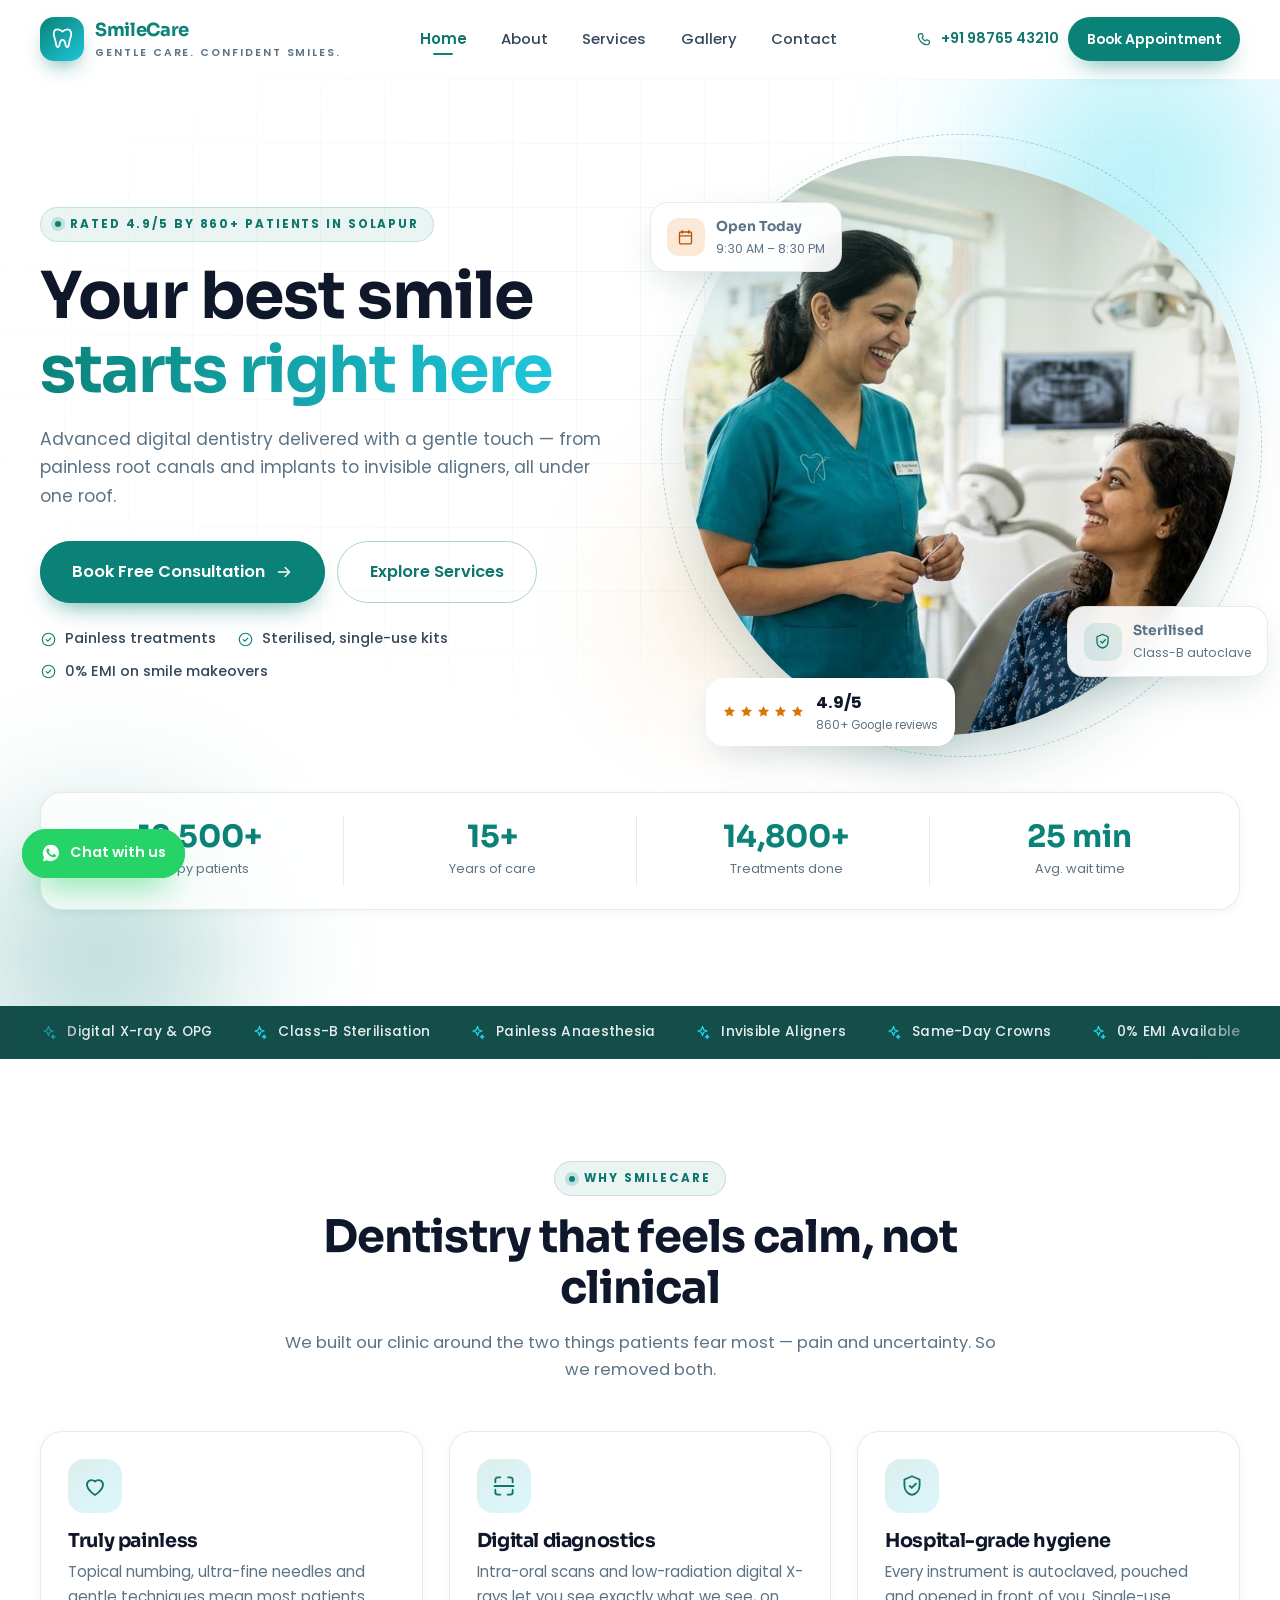
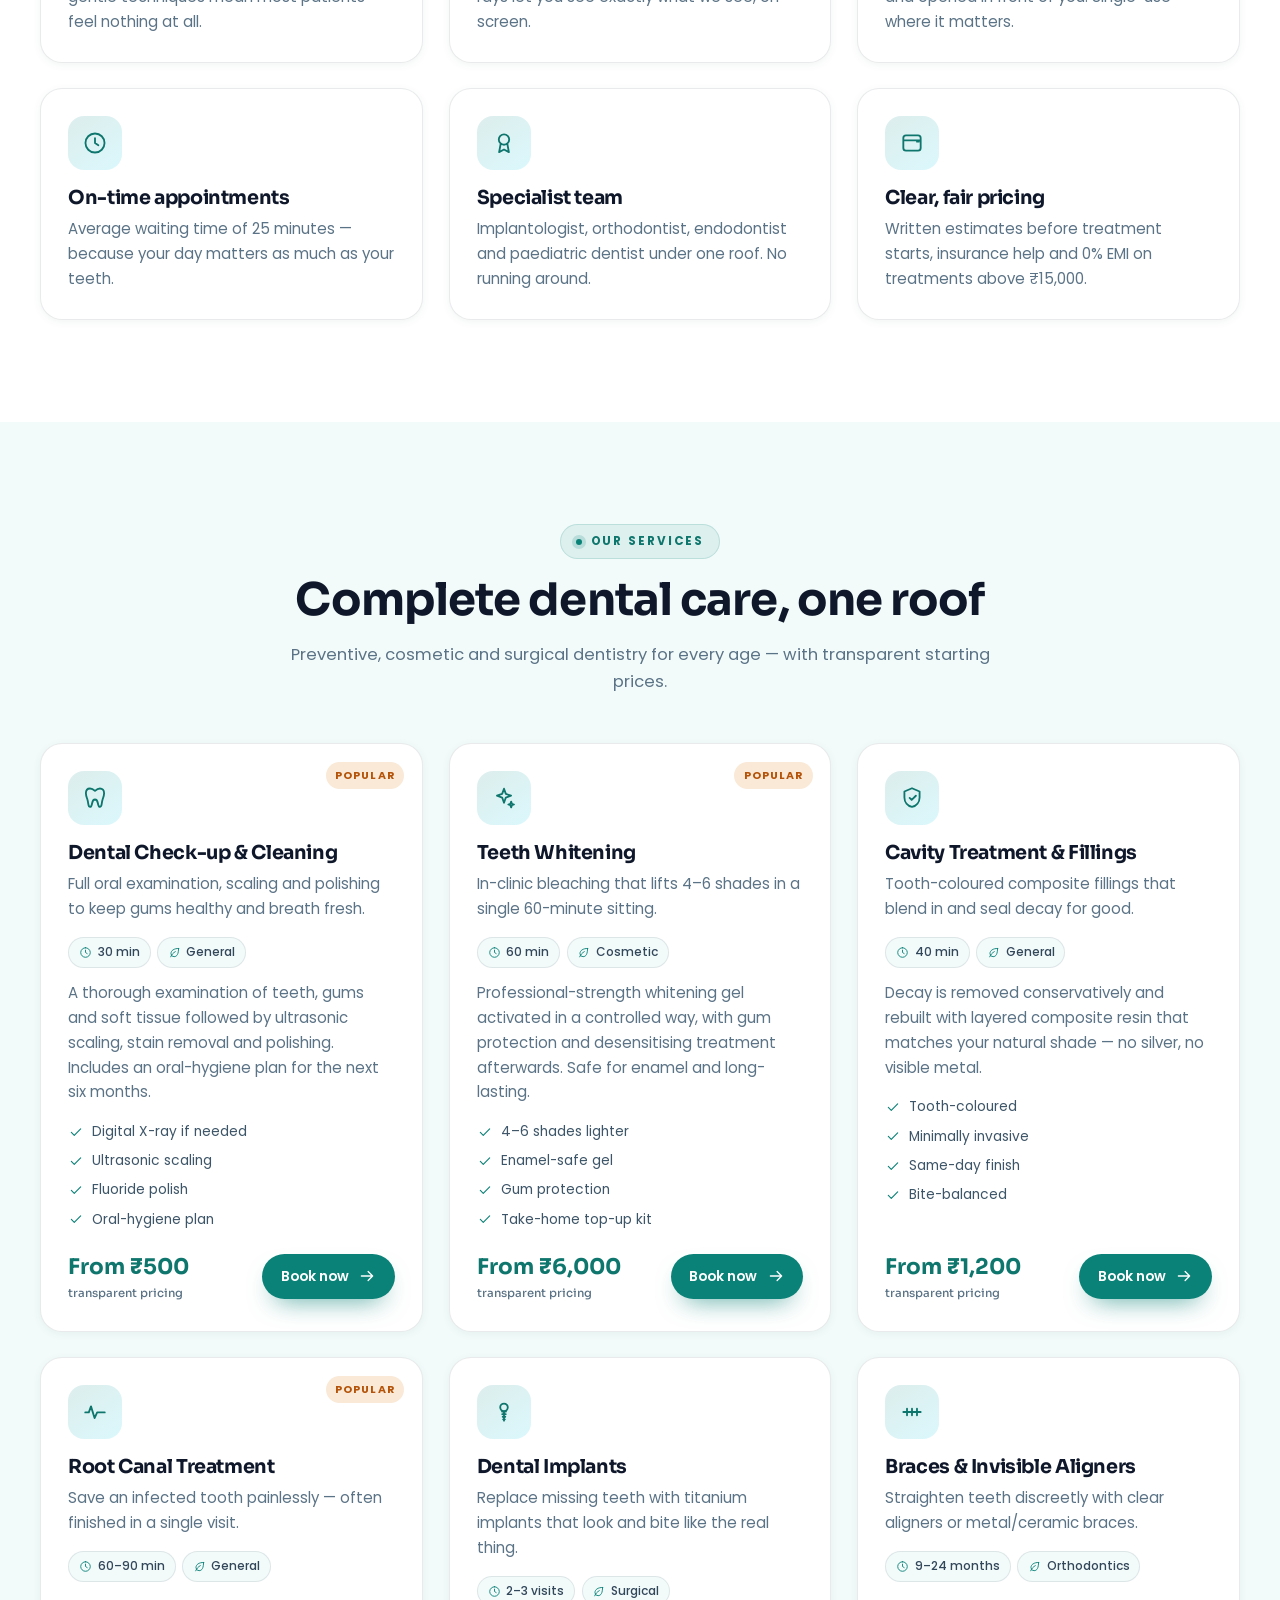
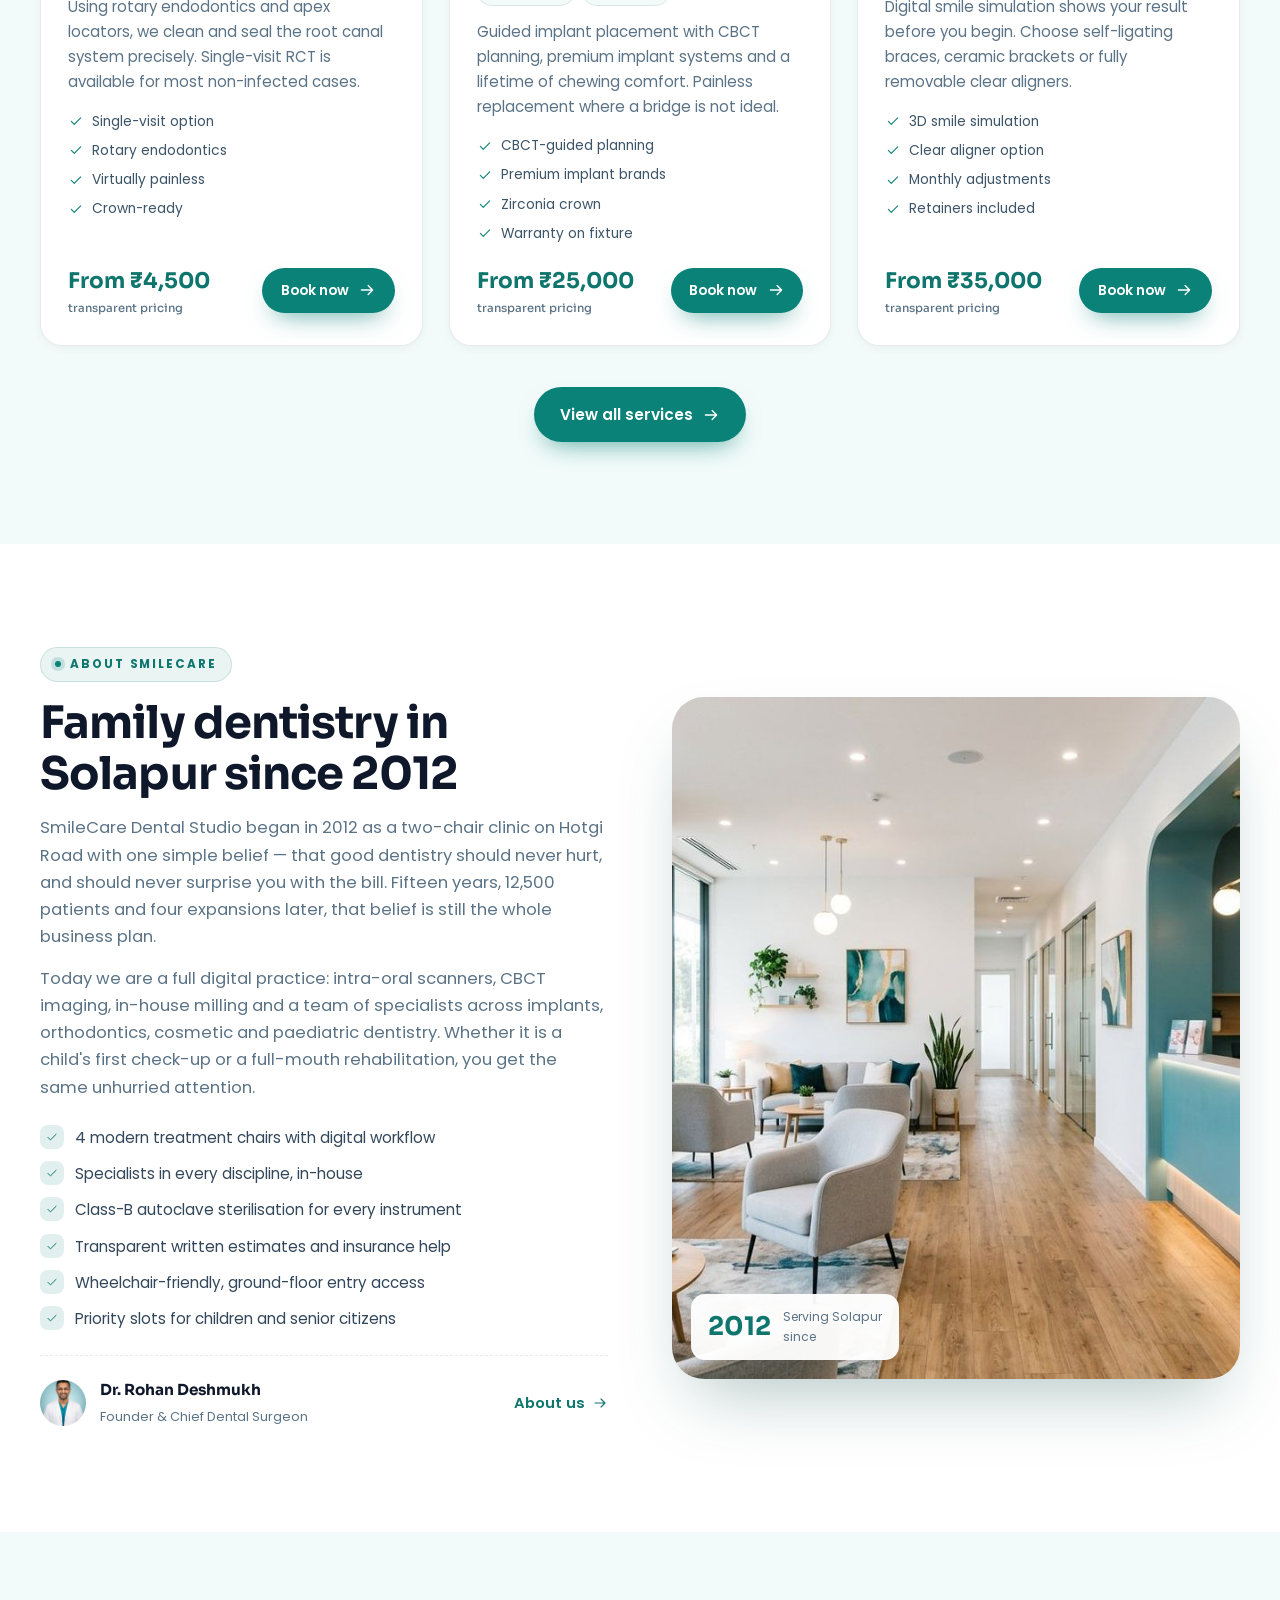
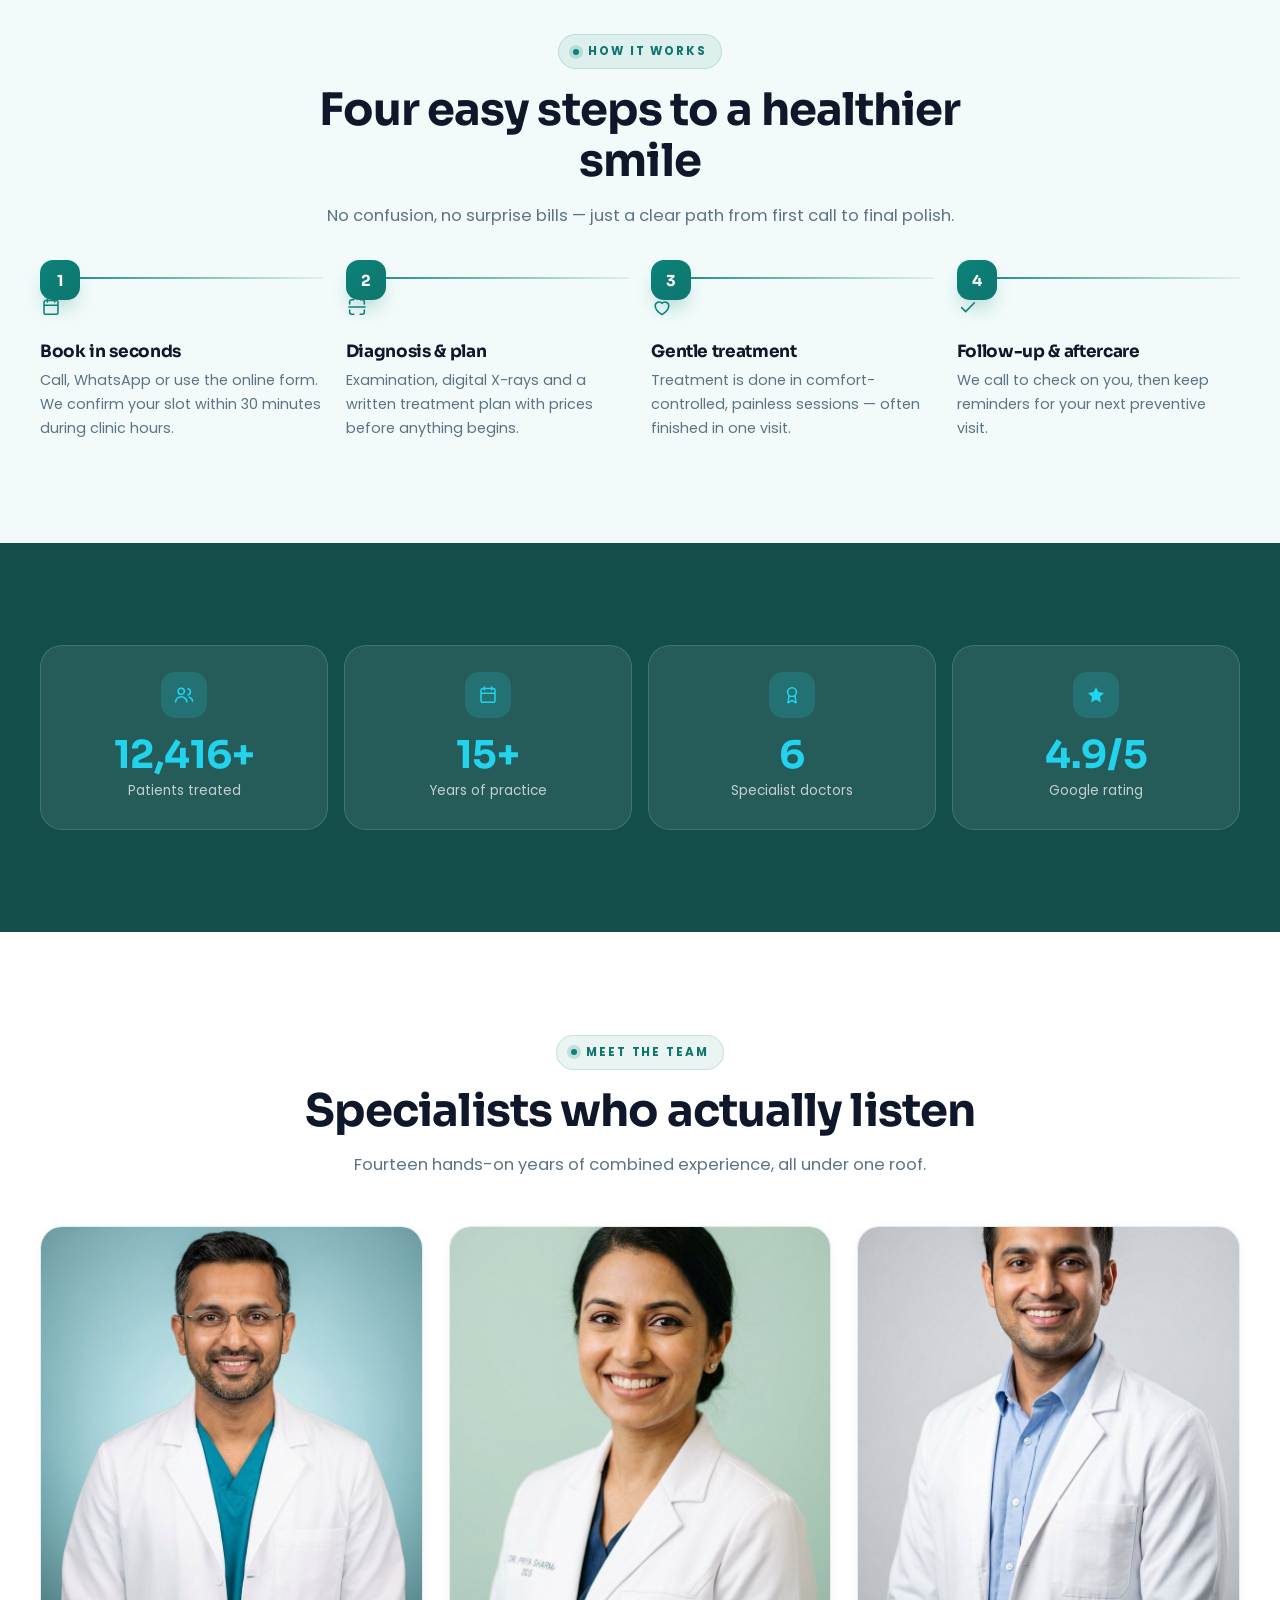
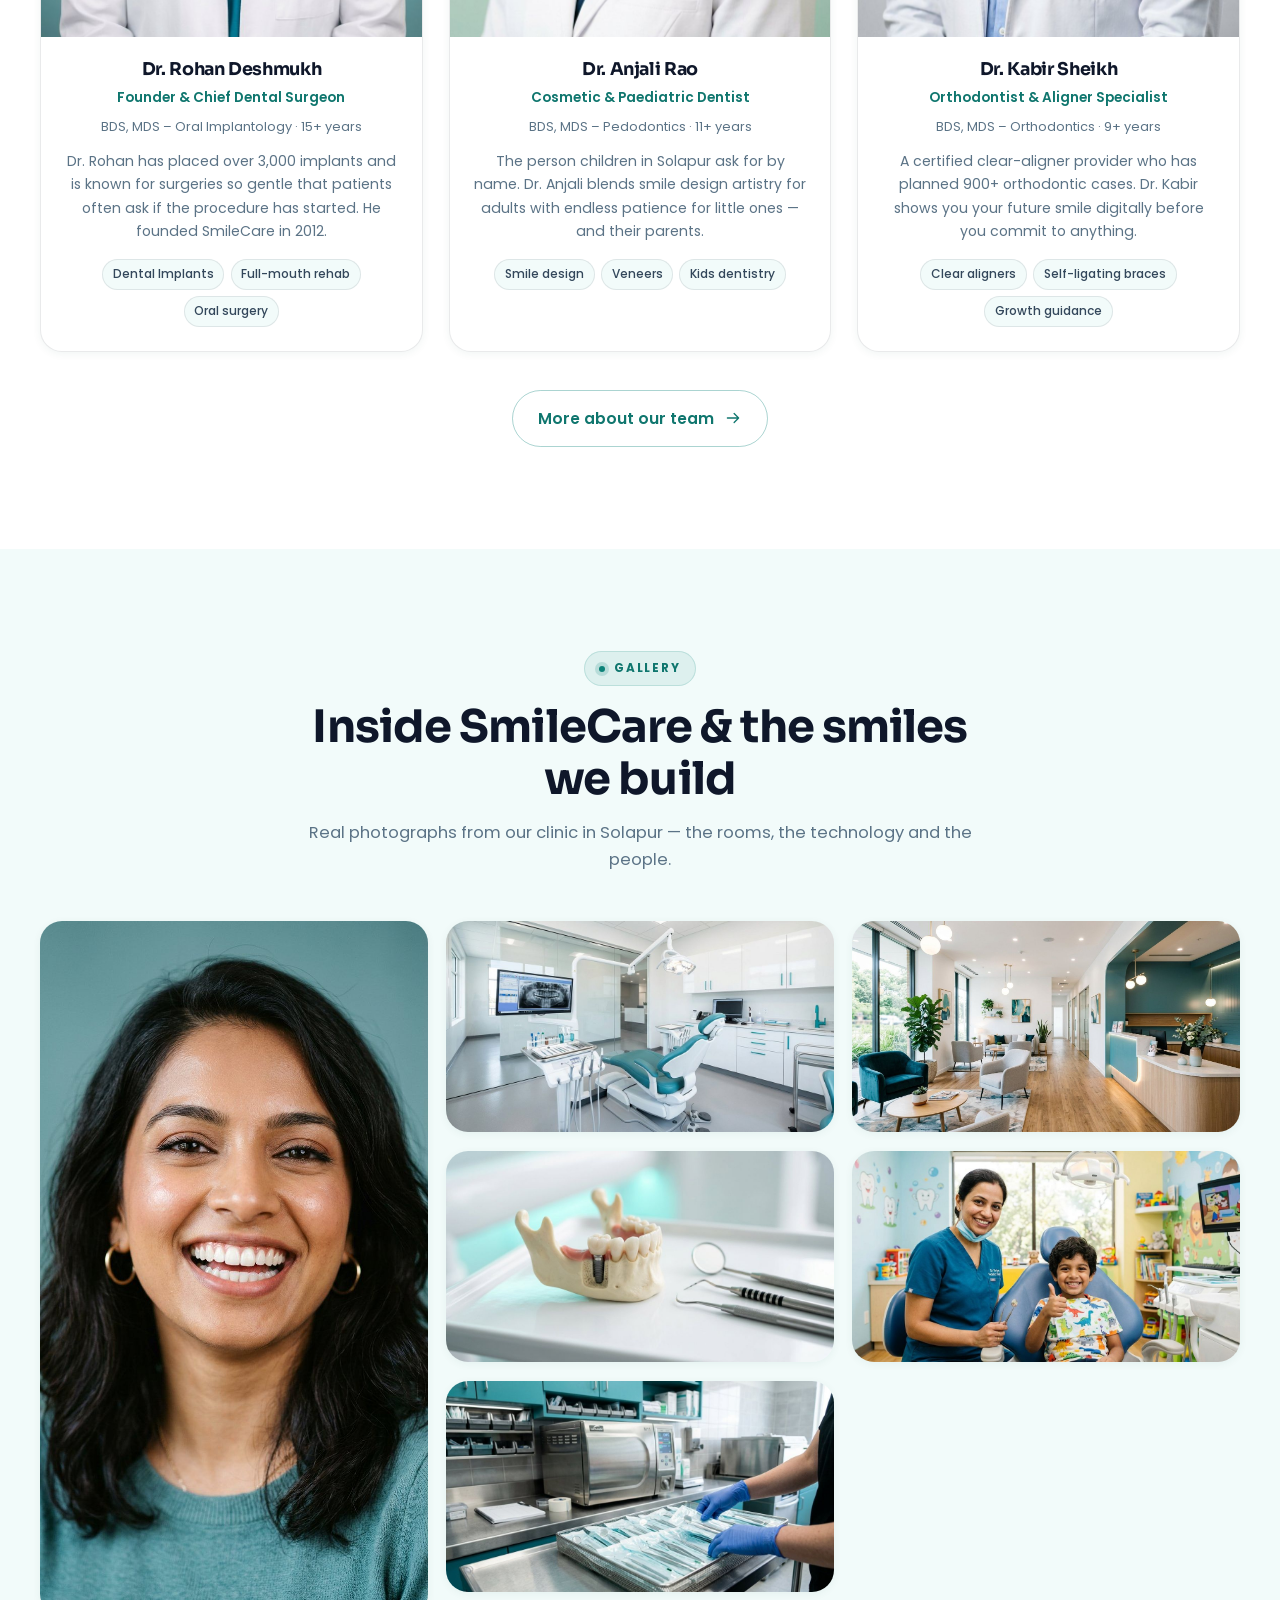
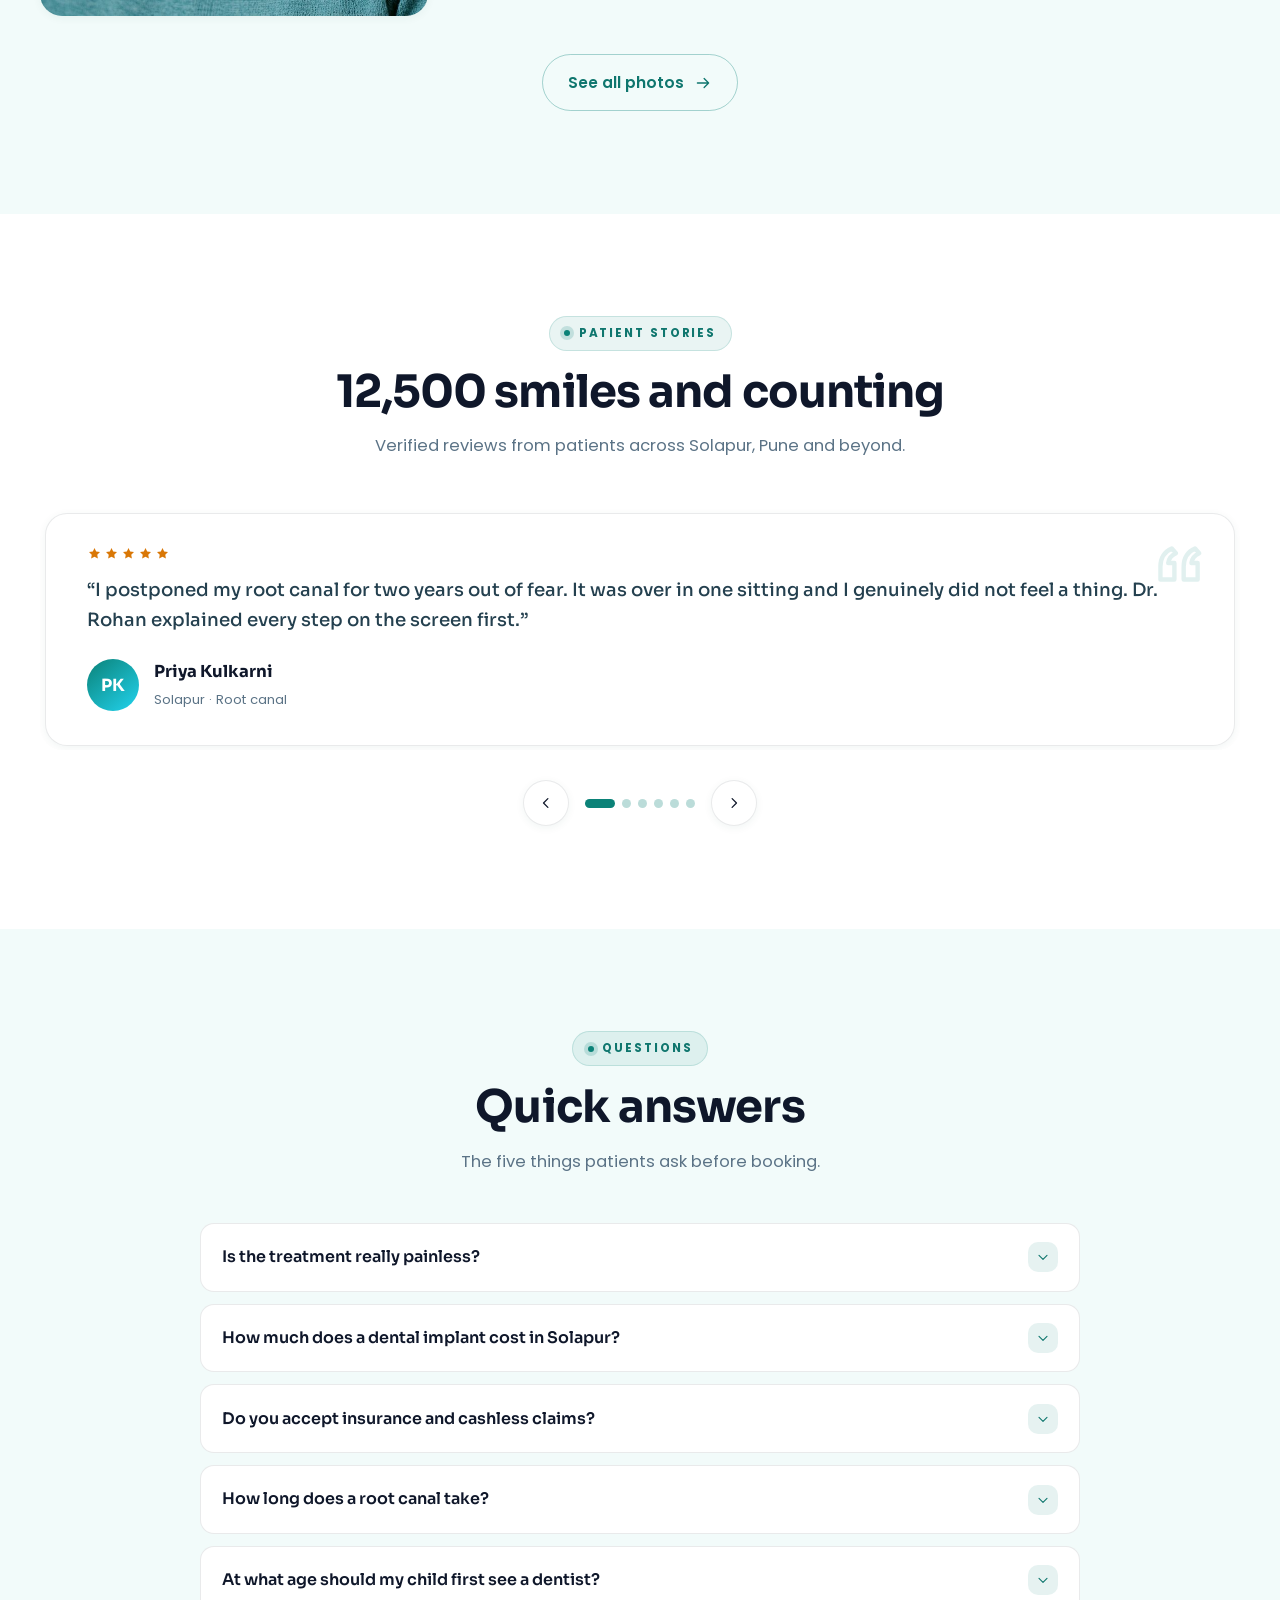
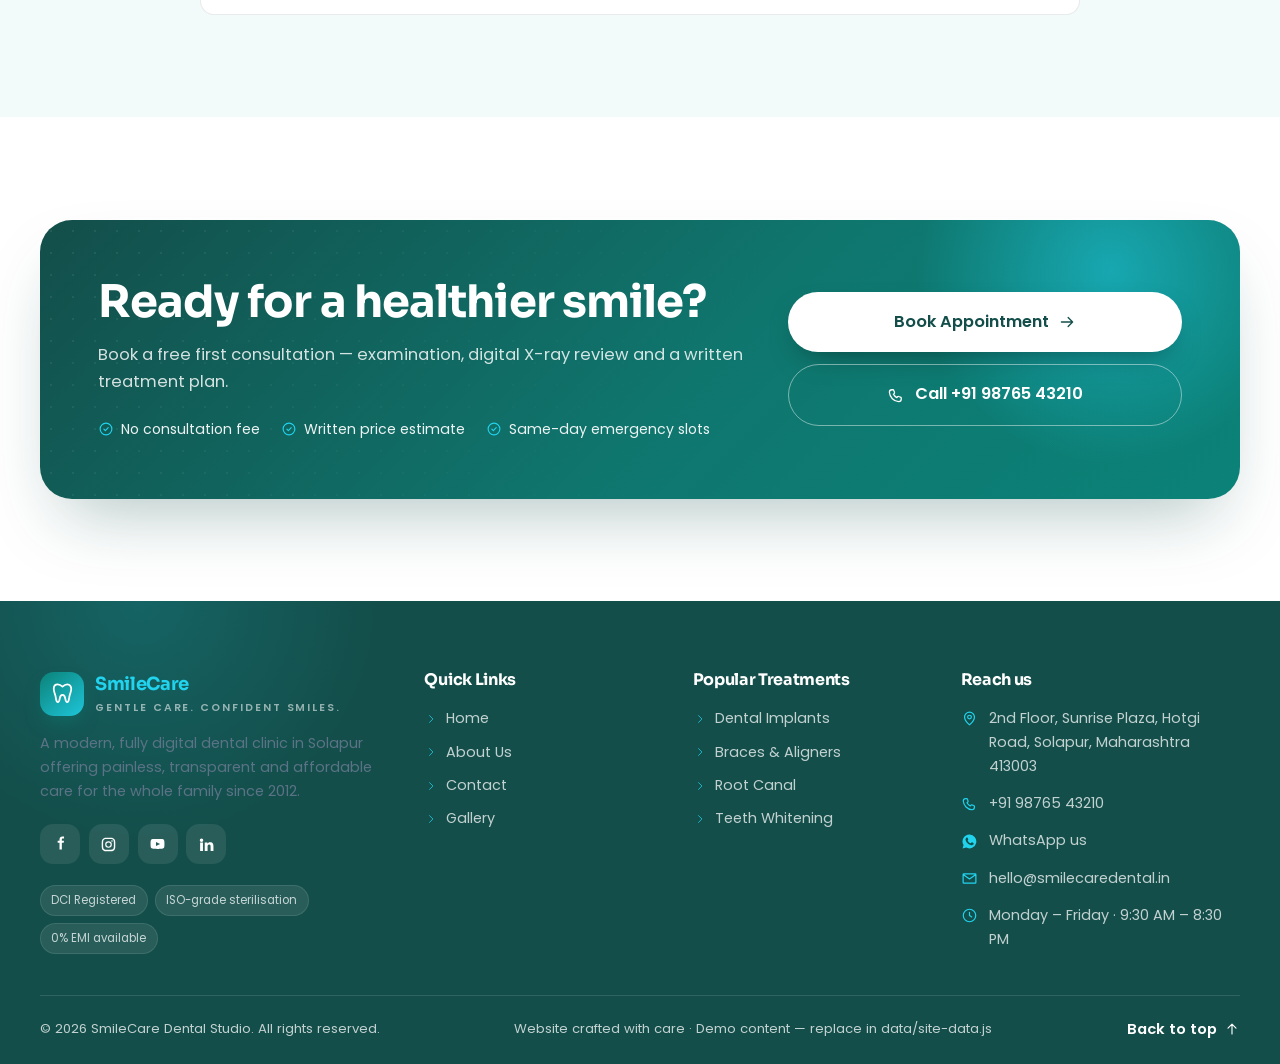
<file: index.html>
<!DOCTYPE html>
<html lang="en">
<head>
<meta charset="UTF-8">
<meta name="viewport" content="width=device-width, initial-scale=1">
<title>SmileCare Dental Studio — Best Dental Clinic in Solapur</title>
<meta name="description" content="Gentle, modern dentistry in Solapur: implants, braces, root canals, whitening and kids' dentistry with digital diagnostics and painless care.">
<meta name="theme-color" content="#0b8278">
<meta name="author" content="SmileCare Dental Studio">
<meta property="og:type" content="website">
<meta property="og:title" content="SmileCare Dental Studio — Gentle care. Confident smiles.">
<meta property="og:description" content="Painless, transparent dental care in Solapur. Book a free first consultation.">
<meta property="og:image" content="assets/img/hero-dentist.jpg">
<link rel="icon" href="data:image/svg+xml,<svg xmlns='http://www.w3.org/2000/svg' viewBox='0 0 32 32'><rect width='32' height='32' rx='8' fill='%230b8278'/><ellipse cx='16' cy='15' rx='7' ry='8' fill='white'/></svg>">
<link rel="preconnect" href="https://fonts.googleapis.com">
<link rel="preconnect" href="https://fonts.gstatic.com" crossorigin>
<link href="https://fonts.googleapis.com/css2?family=Poppins:wght@400;500;600;700&family=Sora:wght@600;700;800&display=swap" rel="stylesheet">
<link rel="stylesheet" href="assets/css/styles.css">
</head>

<body data-page="home" id="top">

  <!-- ── Top utility bar (content from JSON → topbar) ─────────────────── -->
  <!-- <div class="topbar" data-topbar></div> -->

  <!-- ── Sticky header (logo / nav / CTA from JSON → nav, clinic) ─────── -->
  <header class="site-header" data-header></header>

  <!-- ── Mobile slide-in drawer ──────────────────────────────────────── -->
  <div class="drawer" data-drawer></div>

  <main>

    <!-- ══ HERO ══════════════════════════════════════════════════════════ -->
    <section class="hero" aria-label="Introduction">
      <div data-section="hero"></div>
    </section>

    <!-- ══ TRUST MARQUEE ════════════════════════════════════════════════ -->
    <div class="marquee" aria-hidden="true">
      <div data-section="marquee"></div>
    </div>

    <!-- ══ WHY CHOOSE US ════════════════════════════════════════════════ -->
    <section class="section" id="why">
      <div data-section="why-us"></div>
    </section>

    <!-- ══ SERVICES (first 6 from JSON) ══════════════════════════════════ -->
    <section class="section section--soft" id="services">
      <div data-section="services" data-limit="6"></div>
    </section>

    <!-- ══ ABOUT / STORY ════════════════════════════════════════════════ -->
    <section class="section" id="about">
      <div data-section="about"></div>
    </section>

    <!-- ══ PROCESS ══════════════════════════════════════════════════════ -->
    <section class="section section--soft" id="process">
      <div data-section="process"></div>
    </section>

    <!-- ══ NUMBERS BAND ═════════════════════════════════════════════════ -->
    <section class="section section--deep">
      <div data-section="stats"></div>
    </section>

    <!-- ══ DOCTORS ══════════════════════════════════════════════════════ -->
    <section class="section" id="team">
      <div data-section="doctors" data-limit="3" data-cta="1"></div>
    </section>

    <!-- ══ GALLERY PREVIEW ══════════════════════════════════════════════ -->
    <section class="section section--soft" id="gallery">
      <div data-section="gallery" data-limit="6"></div>
    </section>

    <!-- ══ TESTIMONIALS ═════════════════════════════════════════════════ -->
    <section class="section" id="reviews">
      <div data-section="testimonials"></div>
    </section>

    <!-- ══ FAQ (first 5) ═════════════════════════════════════════════════ -->
    <section class="section section--soft" id="faq">
      <div data-section="faq" data-limit="5"></div>
    </section>

    <!-- ══ FINAL CTA ════════════════════════════════════════════════════ -->
    <section class="section">
      <div data-section="cta"></div>
    </section>

  </main>

  <!-- ── Footer (from JSON → footer, clinic) ─────────────────────────── -->
  <footer class="site-footer" data-footer></footer>

  <!-- ── Floating WhatsApp, back-to-top, toast ───────────────────────── -->
  <div data-floating></div>

  <!-- ── Data first, then the render engine ──────────────────────────── -->
  <script src="data/site-data.js"></script>
  <script src="assets/js/main.js"></script>
</body>
</html>
</file>
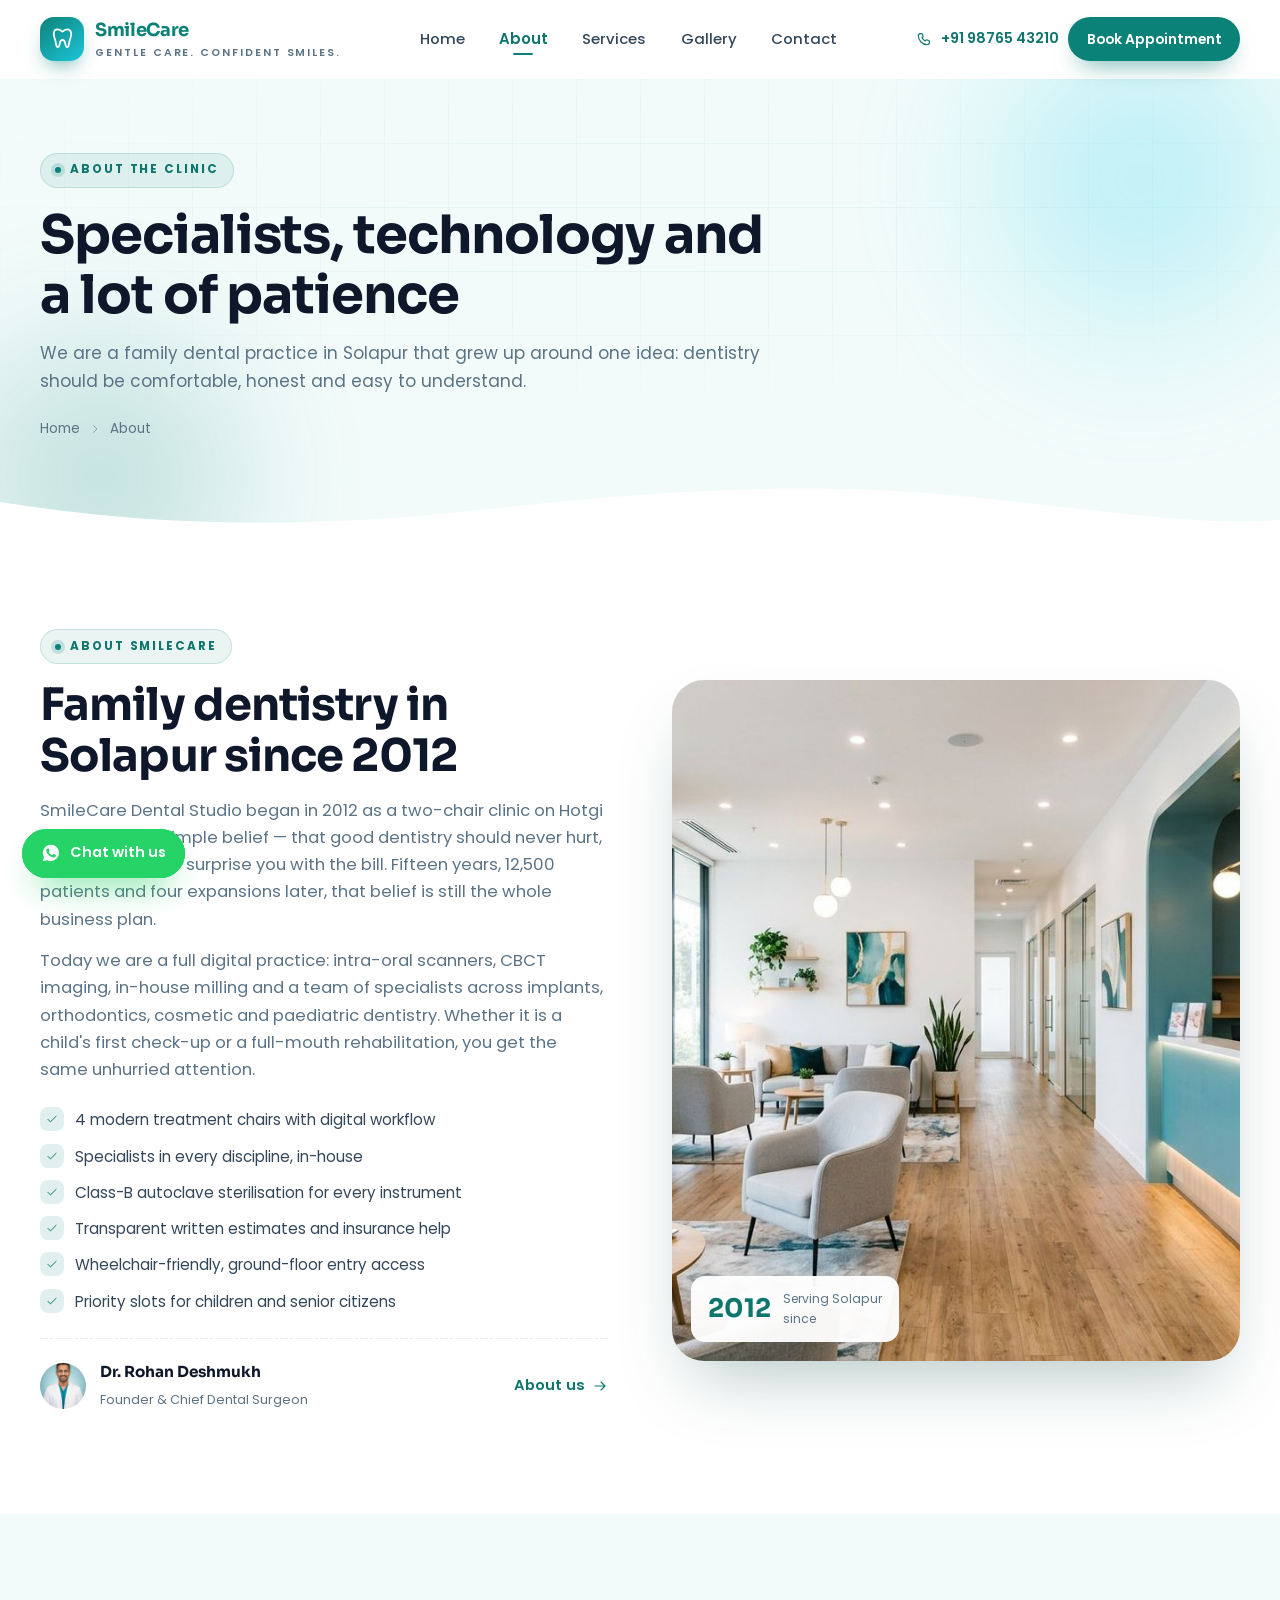
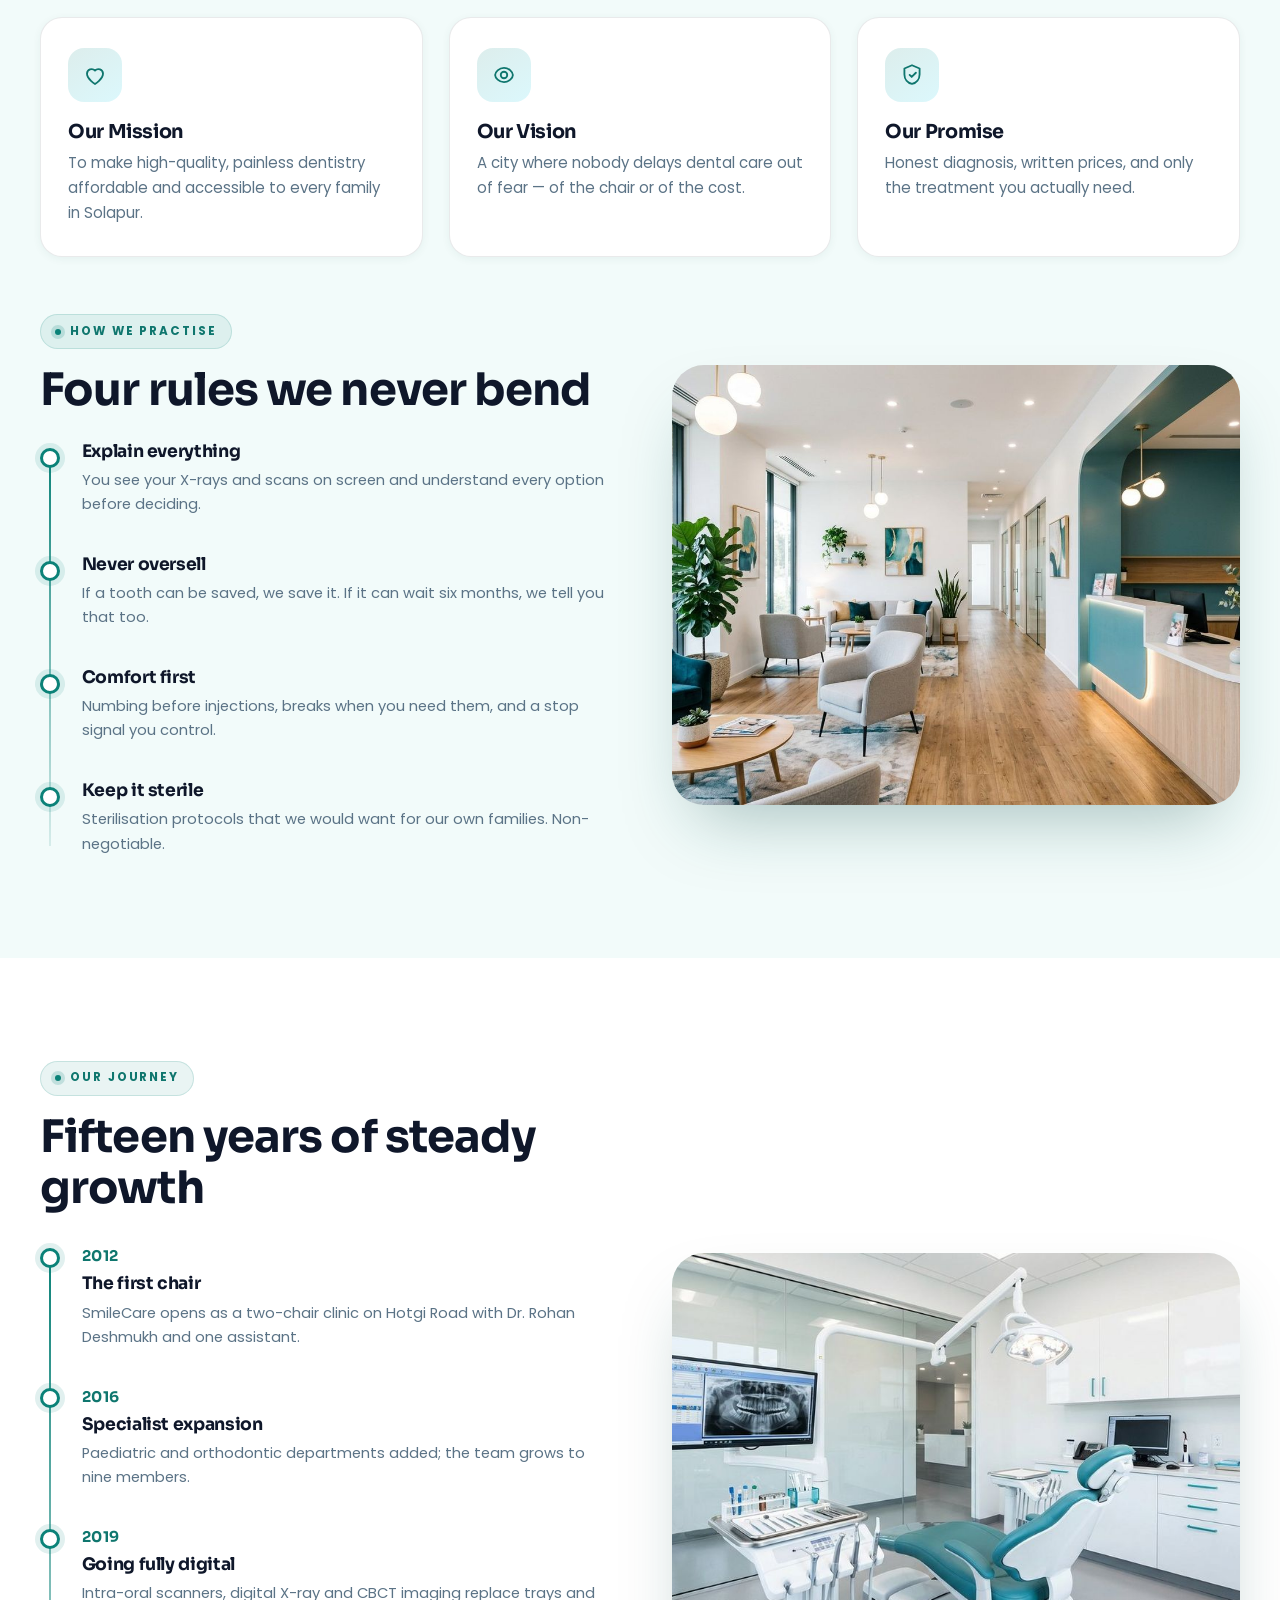
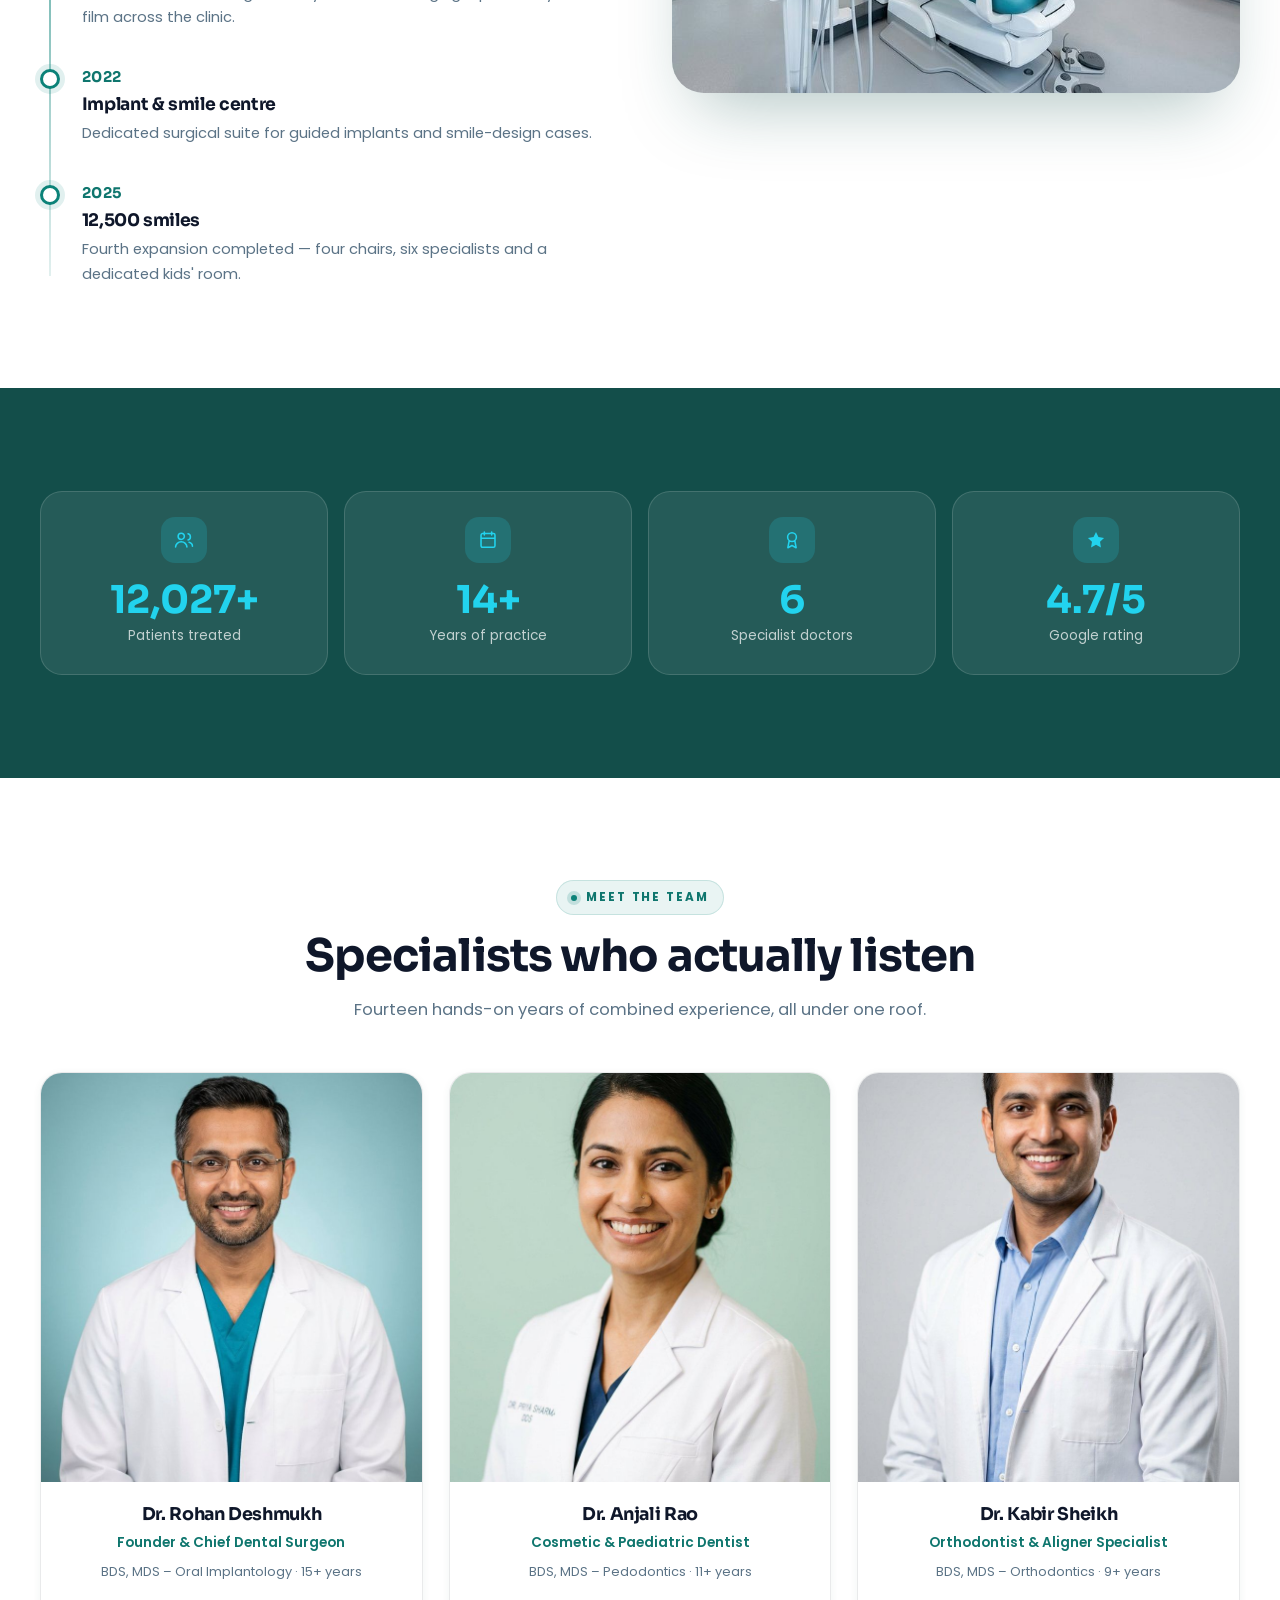
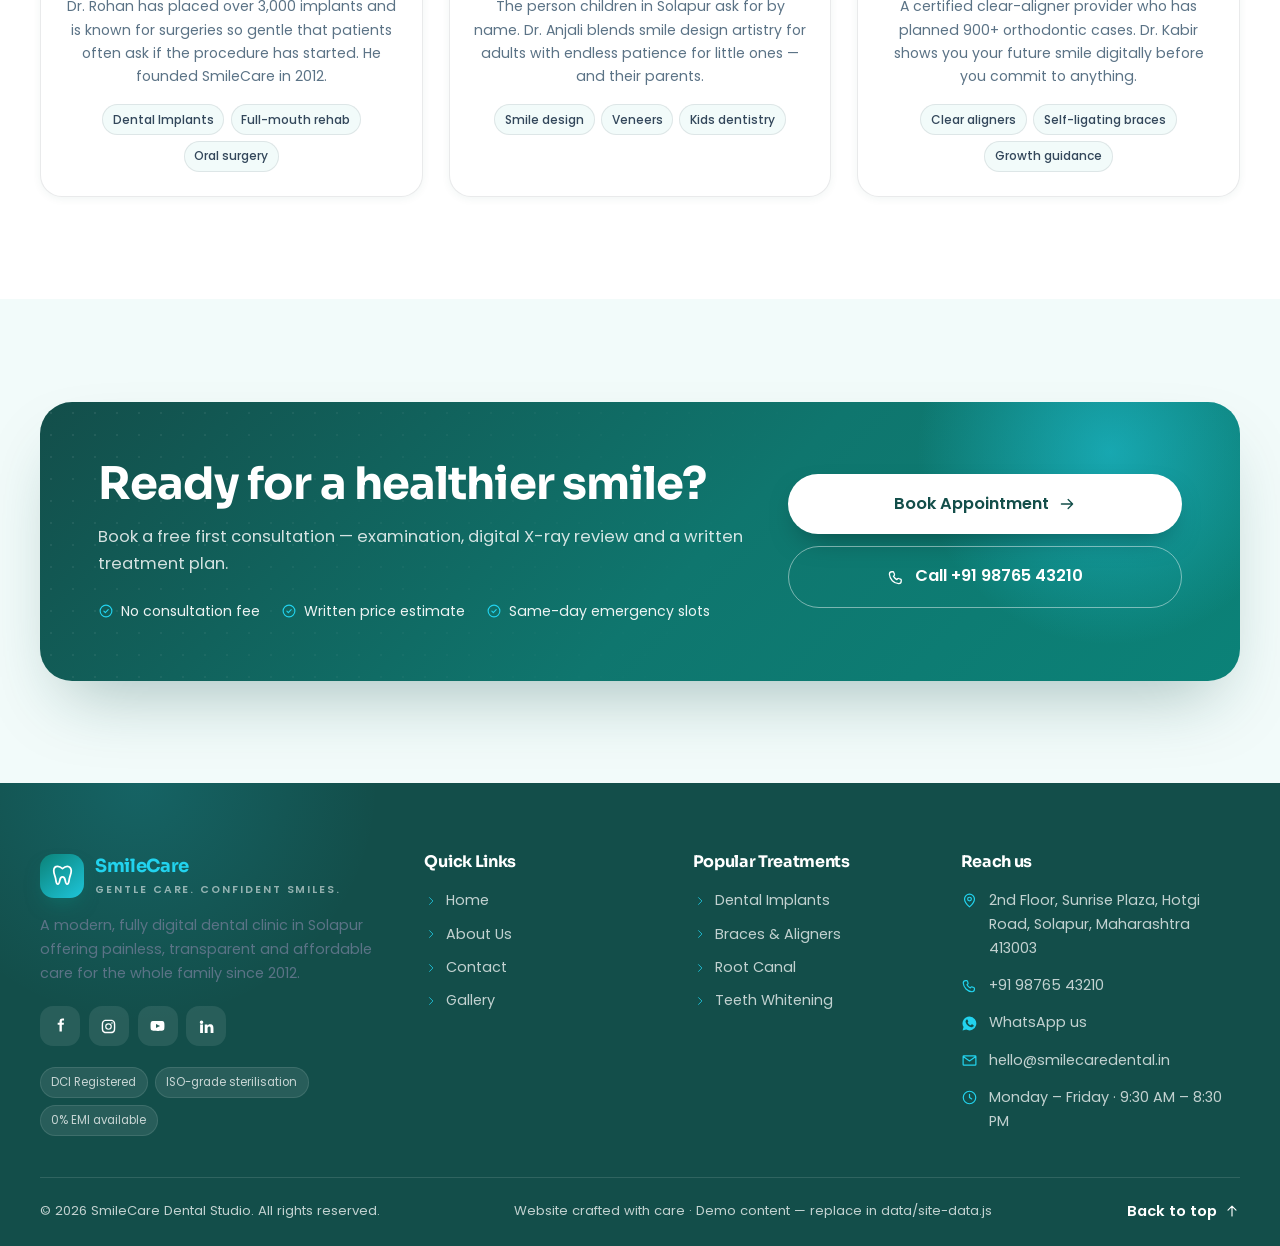
<file: about.html>
<!DOCTYPE html>
<html lang="en">
<head>
<meta charset="UTF-8">
<meta name="viewport" content="width=device-width, initial-scale=1">
<title>About Us — SmileCare Dental Studio, Solapur</title>
<meta name="description" content="Meet the team, our story and the technology behind 12,500+ confident smiles in Solapur.">
<meta name="theme-color" content="#0b8278">
<meta property="og:title" content="About SmileCare Dental Studio, Solapur">
<meta property="og:image" content="assets/img/clinic-interior.jpg">
<link rel="icon" href="data:image/svg+xml,<svg xmlns='http://www.w3.org/2000/svg' viewBox='0 0 32 32'><rect width='32' height='32' rx='8' fill='%230b8278'/><ellipse cx='16' cy='15' rx='7' ry='8' fill='white'/></svg>">
<link rel="preconnect" href="https://fonts.googleapis.com">
<link rel="preconnect" href="https://fonts.gstatic.com" crossorigin>
<link href="https://fonts.googleapis.com/css2?family=Poppins:wght@400;500;600;700&family=Sora:wght@600;700;800&display=swap" rel="stylesheet">
<link rel="stylesheet" href="assets/css/styles.css">
</head>

<body data-page="about" id="top">

  <!-- <div class="topbar" data-topbar></div> -->
  <header class="site-header" data-header></header>
  <div class="drawer" data-drawer></div>

  <main>

    <!-- ══ PAGE HERO (from JSON → pageHeroes.about) ═════════════════════ -->
    <section class="page-hero">
      <div data-section="page-hero"></div>
    </section>

    <!-- ══ STORY + PHOTO ════════════════════════════════════════════════ -->
    <section class="section">
      <div data-section="about"></div>
    </section>

    <!-- ══ MISSION / VISION / PROMISE + PRACTICE RULES ══════════════════ -->
    <section class="section section--soft">
      <div data-section="values"></div>
    </section>

    <!-- ══ TIMELINE ═════════════════════════════════════════════════════ -->
    <section class="section">
      <div data-section="timeline"></div>
    </section>

    <!-- ══ NUMBERS ══════════════════════════════════════════════════════ -->
    <section class="section section--deep">
      <div data-section="stats"></div>
    </section>

    <!-- ══ TEAM ═════════════════════════════════════════════════════════ -->
    <section class="section">
      <div data-section="doctors"></div>
    </section>

    <!-- ══ CTA ══════════════════════════════════════════════════════════ -->
    <section class="section section--soft">
      <div data-section="cta"></div>
    </section>

  </main>

  <footer class="site-footer" data-footer></footer>
  <div data-floating></div>

  <script src="data/site-data.js"></script>
  <script src="assets/js/main.js"></script>
</body>
</html>
</file>
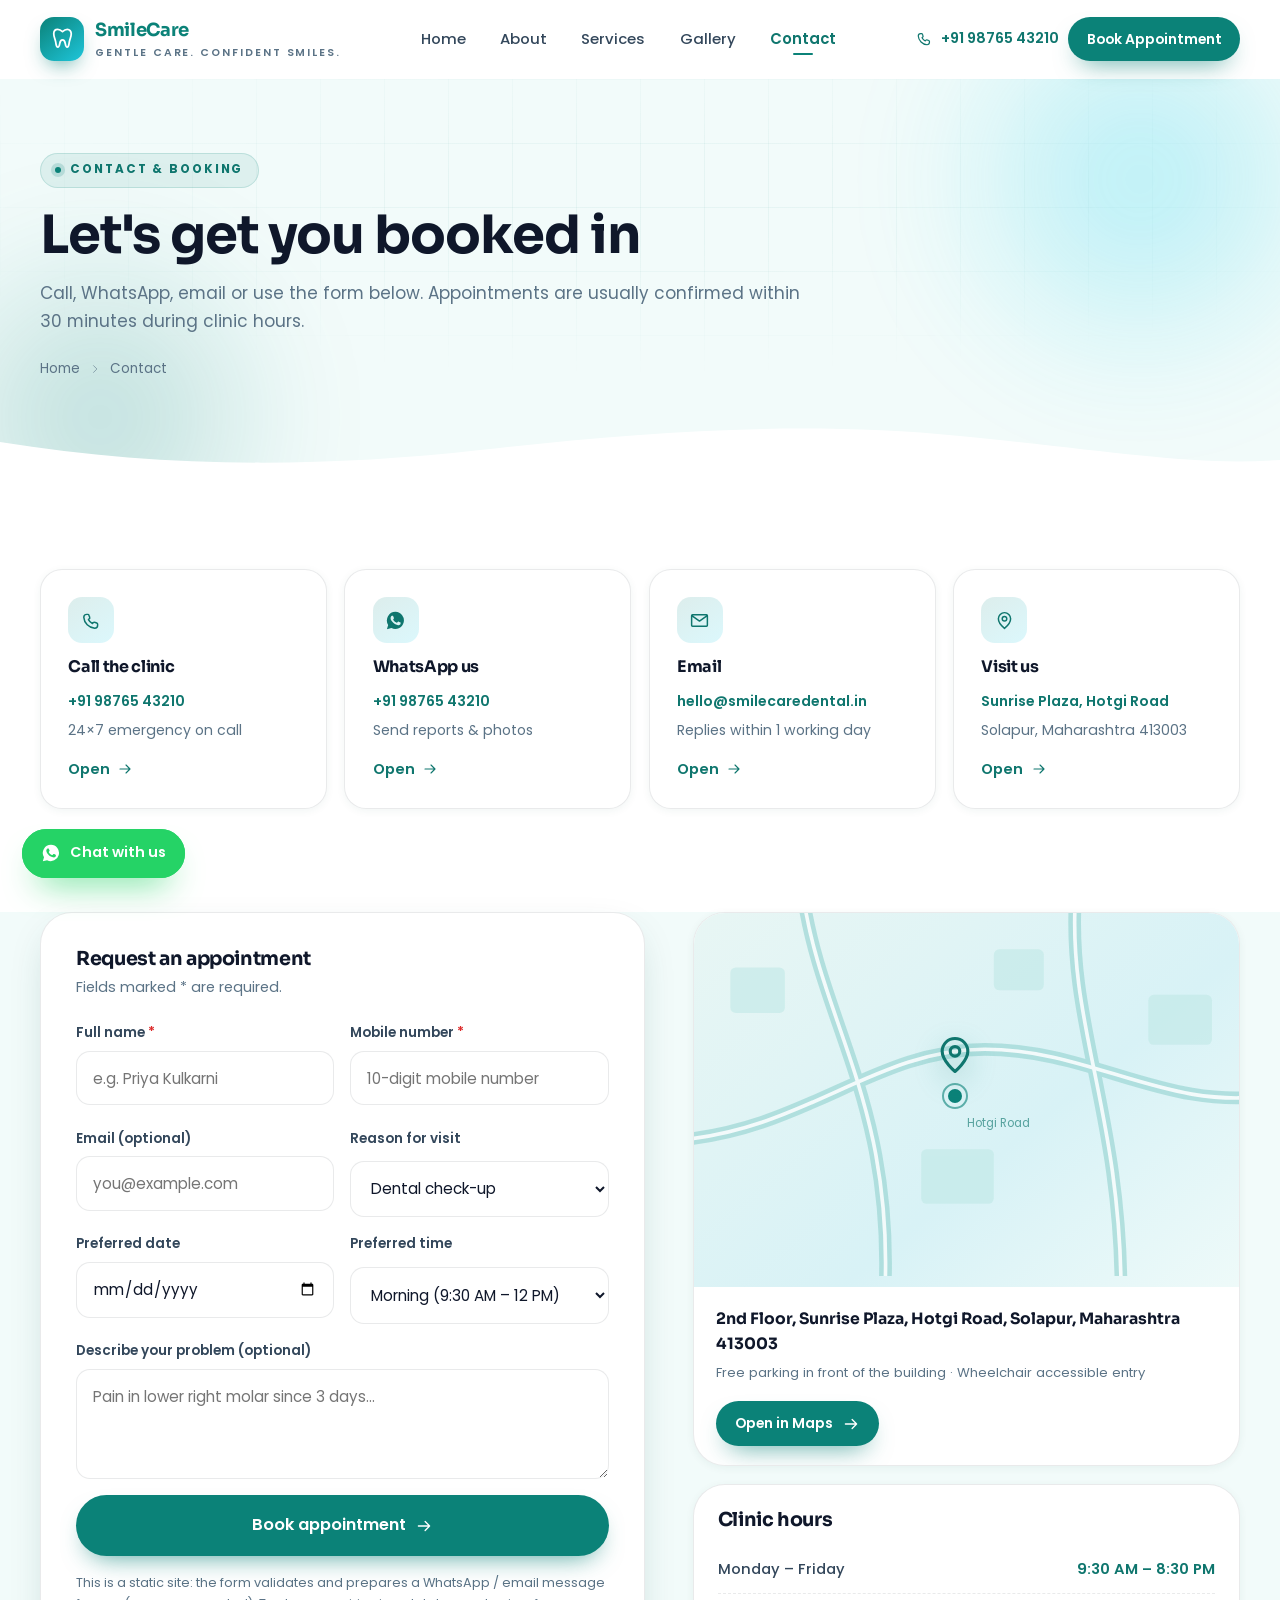
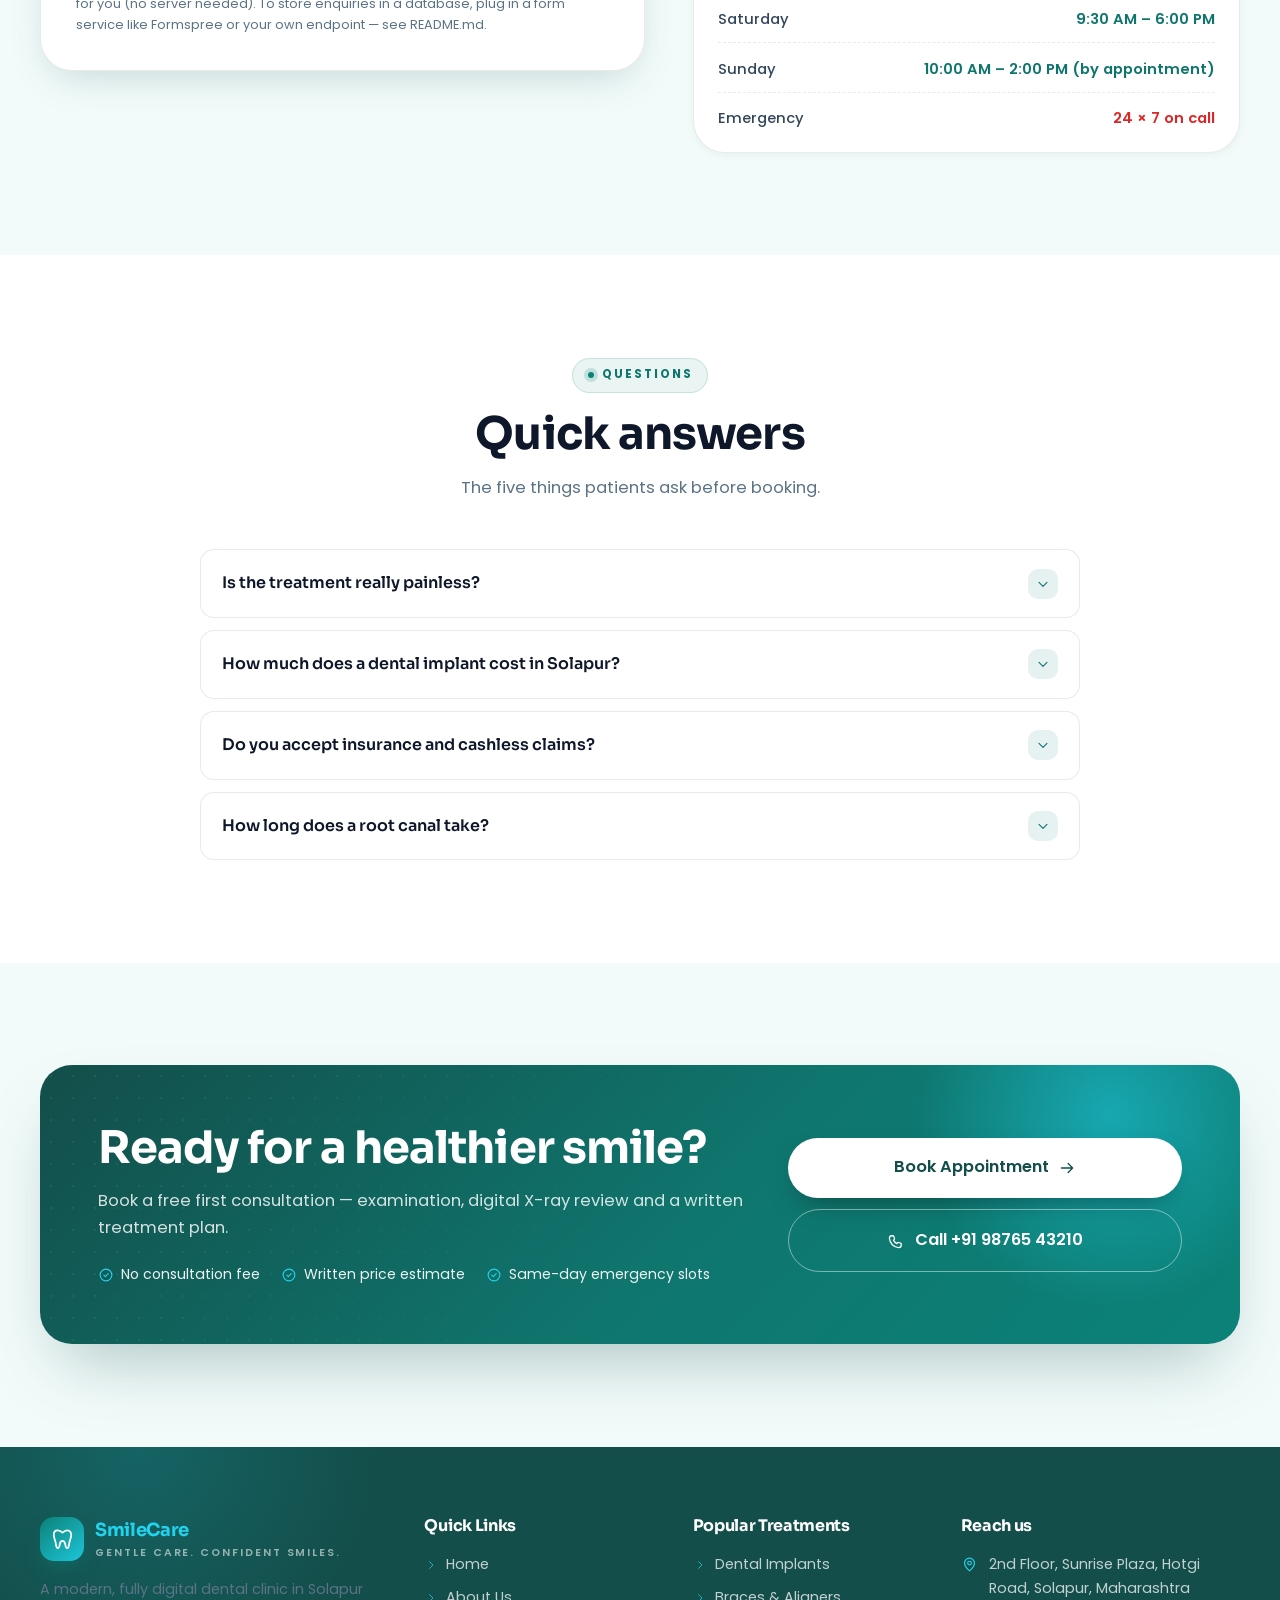
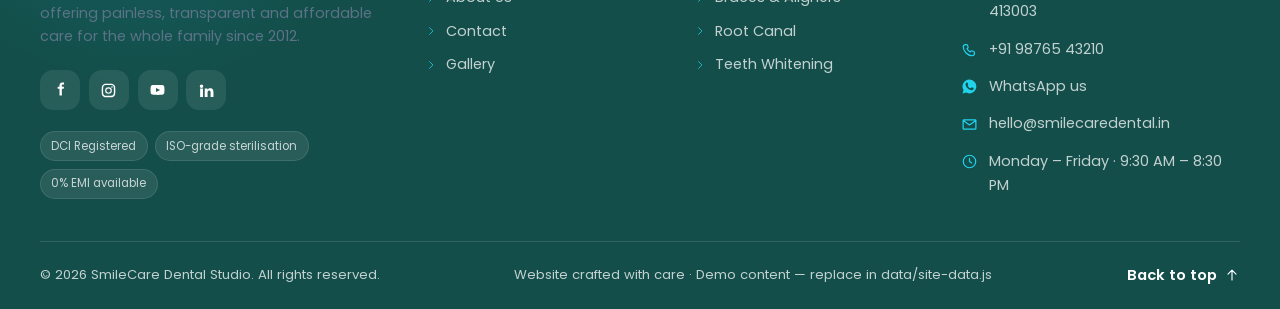
<file: contact.html>
<!DOCTYPE html>
<html lang="en">
<head>
<meta charset="UTF-8">
<meta name="viewport" content="width=device-width, initial-scale=1">
<title>Book an Appointment — SmileCare Dental Studio, Solapur</title>
<meta name="description" content="Book a dental appointment in Solapur. Call, WhatsApp or fill the form — we reply within 30 minutes during clinic hours.">
<meta name="theme-color" content="#0b8278">
<meta property="og:title" content="Book an Appointment — SmileCare Dental Studio">
<meta property="og:image" content="assets/img/hero-dentist.jpg">
<link rel="icon" href="data:image/svg+xml,<svg xmlns='http://www.w3.org/2000/svg' viewBox='0 0 32 32'><rect width='32' height='32' rx='8' fill='%230b8278'/><ellipse cx='16' cy='15' rx='7' ry='8' fill='white'/></svg>">
<link rel="preconnect" href="https://fonts.googleapis.com">
<link rel="preconnect" href="https://fonts.gstatic.com" crossorigin>
<link href="https://fonts.googleapis.com/css2?family=Poppins:wght@400;500;600;700&family=Sora:wght@600;700;800&display=swap" rel="stylesheet">
<link rel="stylesheet" href="assets/css/styles.css">
</head>

<body data-page="contact" id="top">

  <!-- <div class="topbar" data-topbar></div> -->
  <header class="site-header" data-header></header>
  <div class="drawer" data-drawer></div>

  <main>

    <!-- ══ PAGE HERO (from JSON → pageHeroes.contact) ═══════════════════ -->
    <section class="page-hero">
      <div data-section="page-hero"></div>
    </section>

    <!-- ══ FOUR CONTACT OPTIONS ═════════════════════════════════════════ -->
    <section class="section">
      <div data-section="contact-cards"></div>
    </section>

    <!-- ══ BOOKING FORM + MAP + HOURS ═══════════════════════════════════ -->
    <section class="section section--soft" id="book" style="padding-top:0">
      <div class="container">
        <div class="contact-layout">
          <div data-section="contact-form"></div>
          <div class="stack">
            <div data-section="map"></div>
            <div data-section="hours"></div>
          </div>
        </div>
      </div>
    </section>

    <!-- ══ QUICK FAQ ════════════════════════════════════════════════════ -->
    <section class="section">
      <div data-section="faq" data-limit="4"></div>
    </section>

    <!-- ══ CTA ══════════════════════════════════════════════════════════ -->
    <section class="section section--soft">
      <div data-section="cta"></div>
    </section>

  </main>

  <footer class="site-footer" data-footer></footer>
  <div data-floating></div>

  <script src="data/site-data.js"></script>
  <script src="assets/js/main.js"></script>
</body>
</html>
</file>
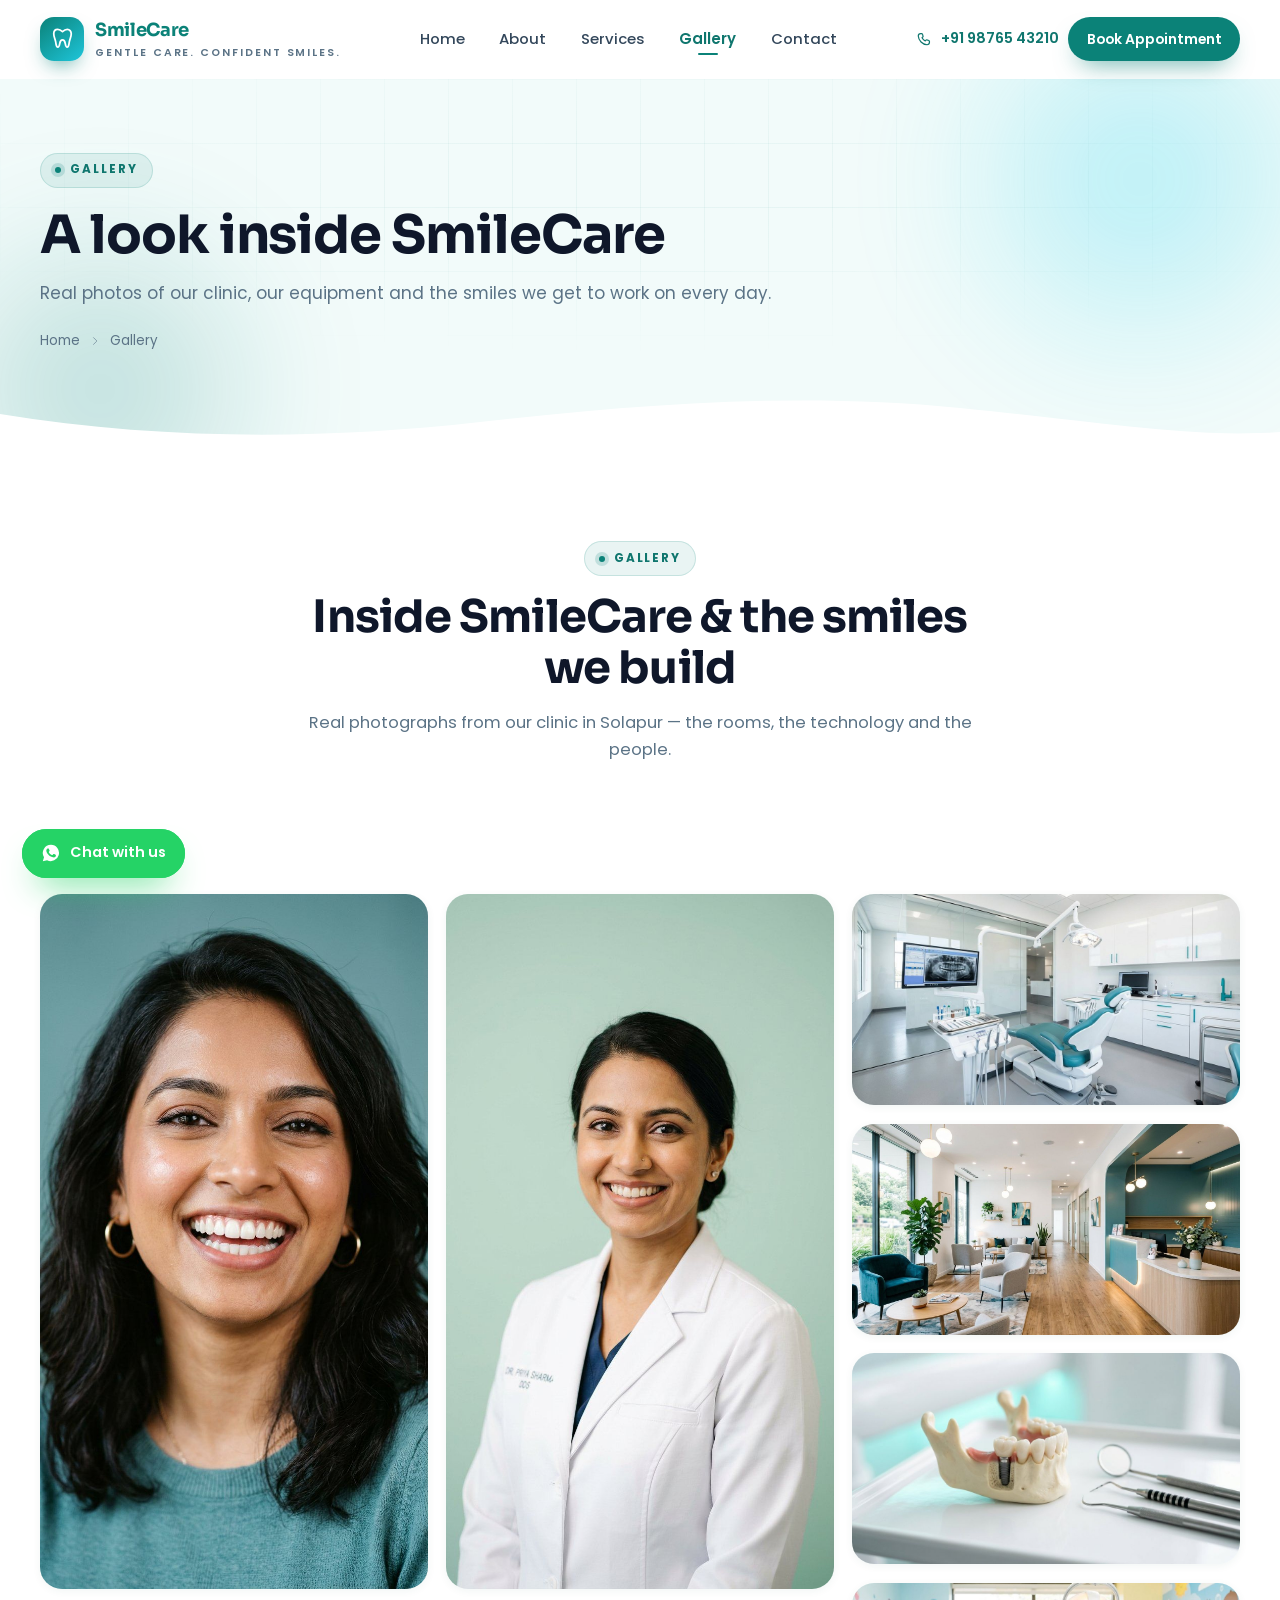
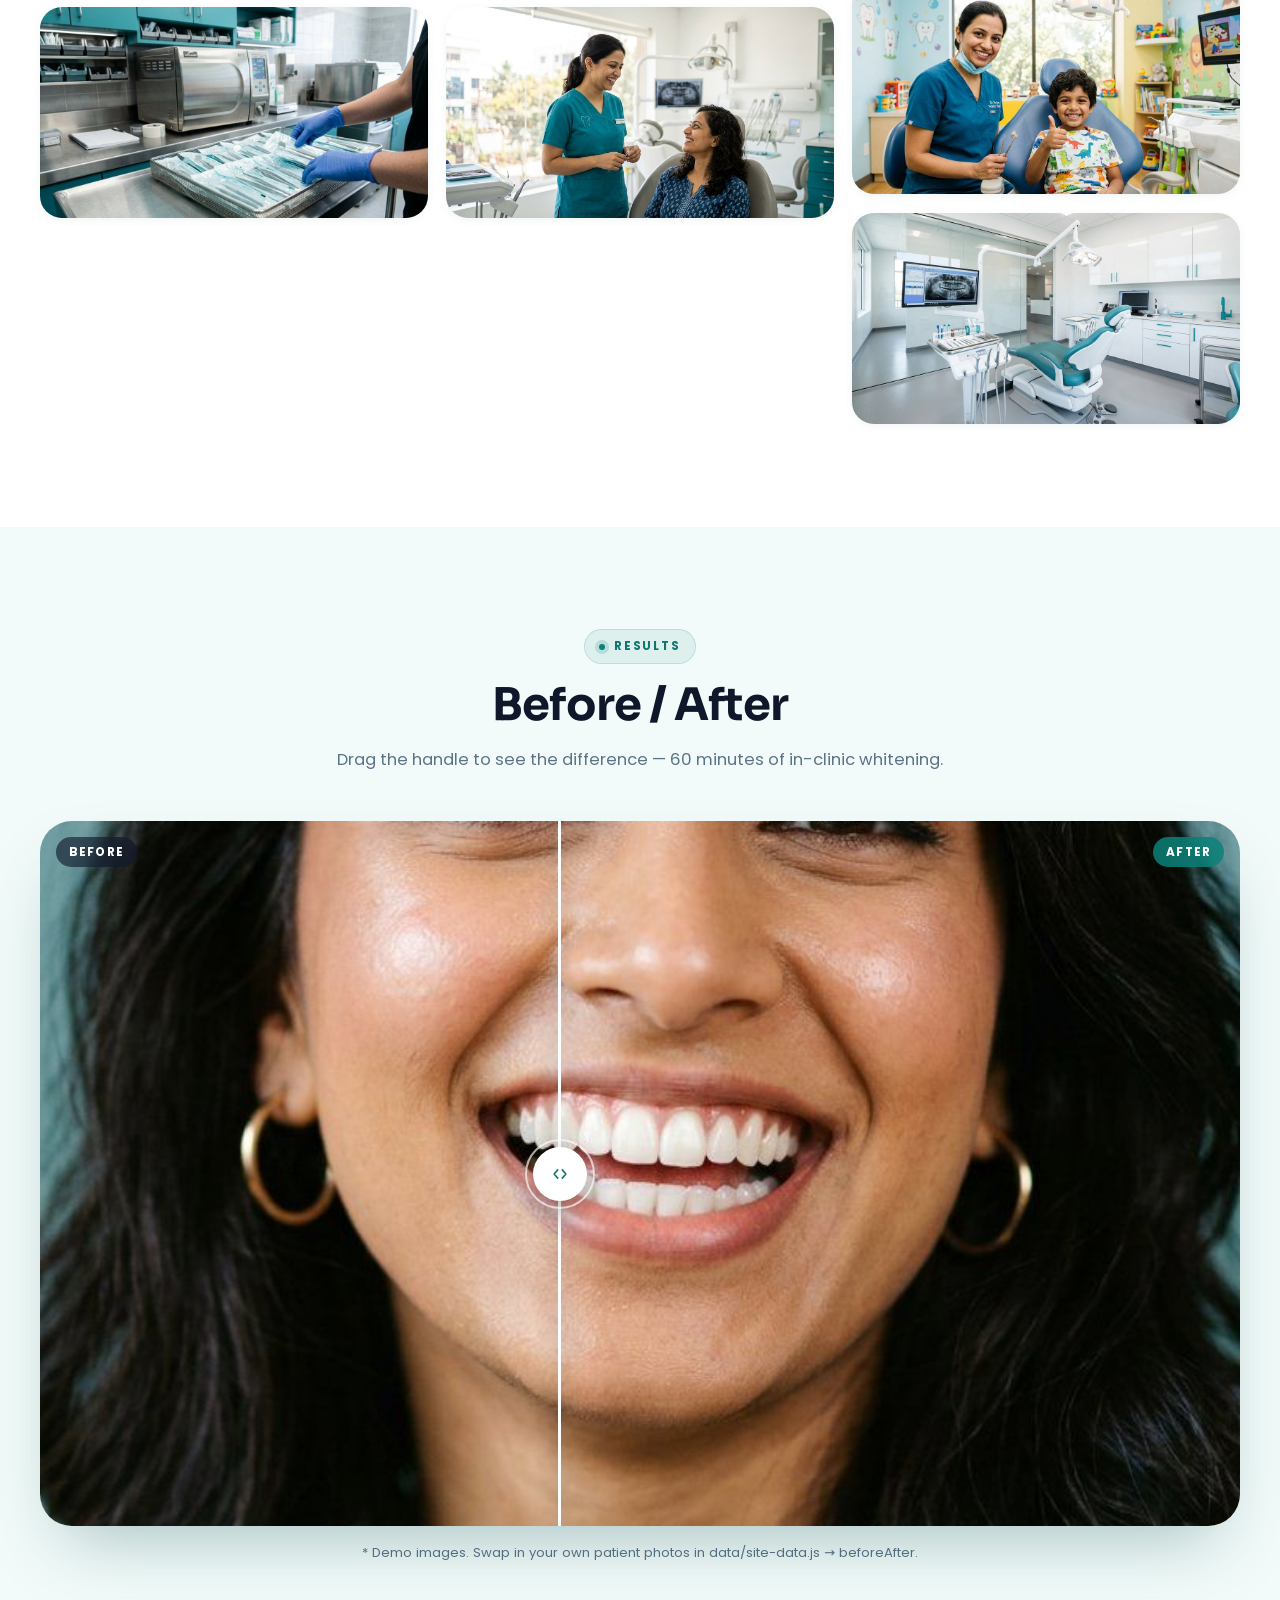
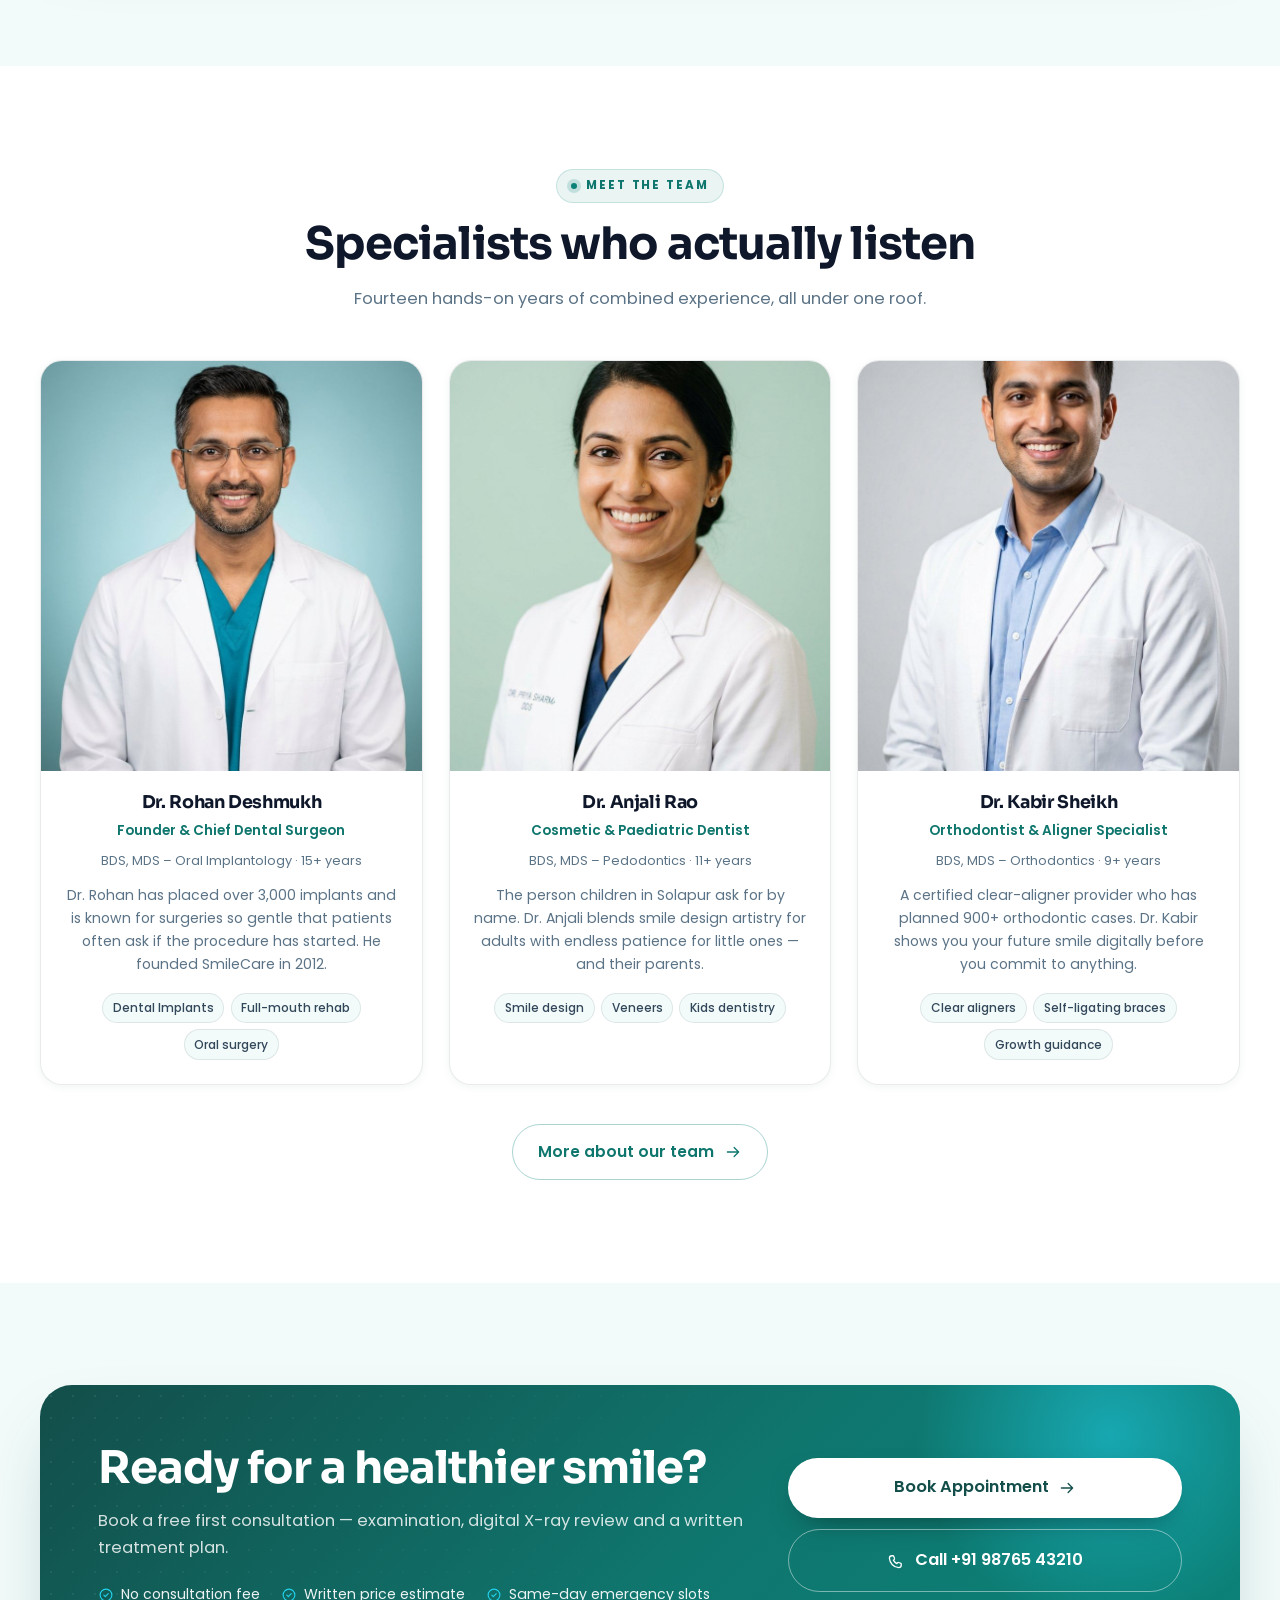
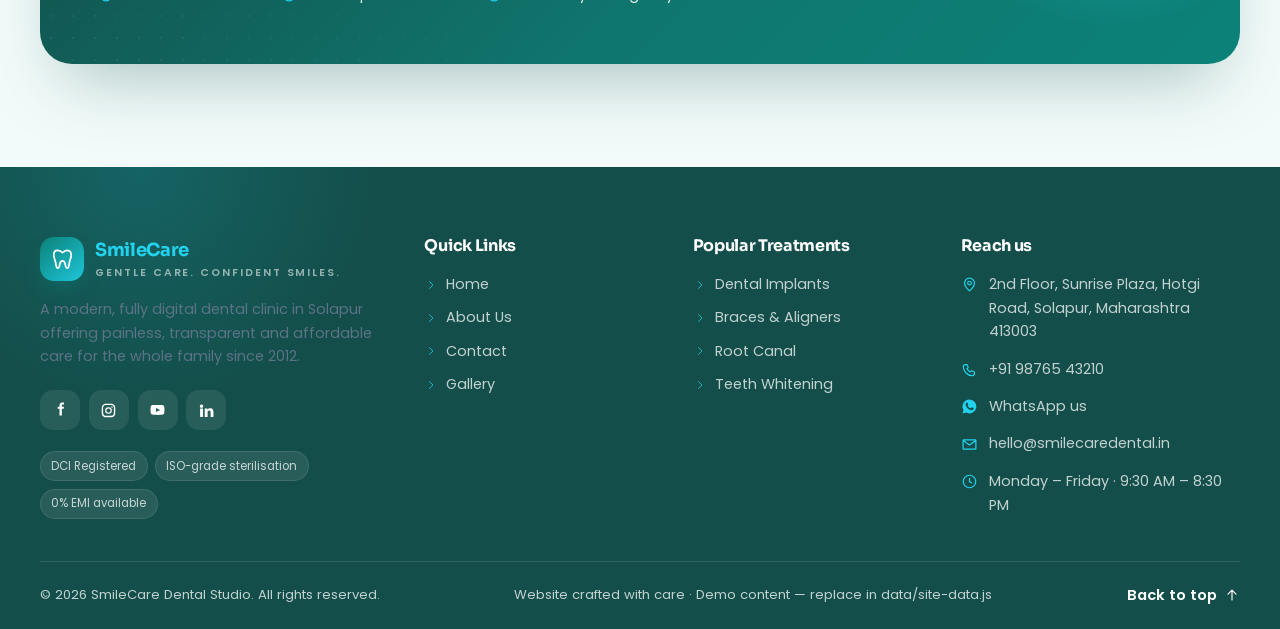
<file: gallery.html>
<!DOCTYPE html>
<html lang="en">
<head>
<meta charset="UTF-8">
<meta name="viewport" content="width=device-width, initial-scale=1">
<title>Clinic &amp; Smile Gallery — SmileCare Dental Studio</title>
<meta name="description" content="Take a look inside our clinic, our technology and the smiles we have transformed in Solapur.">
<meta name="theme-color" content="#0b8278">
<meta property="og:title" content="Clinic &amp; Smile Gallery — SmileCare Dental Studio">
<meta property="og:image" content="assets/img/gallery-smile.jpg">
<link rel="icon" href="data:image/svg+xml,<svg xmlns='http://www.w3.org/2000/svg' viewBox='0 0 32 32'><rect width='32' height='32' rx='8' fill='%230b8278'/><ellipse cx='16' cy='15' rx='7' ry='8' fill='white'/></svg>">
<link rel="preconnect" href="https://fonts.googleapis.com">
<link rel="preconnect" href="https://fonts.gstatic.com" crossorigin>
<link href="https://fonts.googleapis.com/css2?family=Poppins:wght@400;500;600;700&family=Sora:wght@600;700;800&display=swap" rel="stylesheet">
<link rel="stylesheet" href="assets/css/styles.css">
</head>

<body data-page="gallery" id="top">

  <!-- <div class="topbar" data-topbar></div> -->
  <header class="site-header" data-header></header>
  <div class="drawer" data-drawer></div>

  <main>

    <!-- ══ PAGE HERO (from JSON → pageHeroes.gallery) ═══════════════════ -->
    <section class="page-hero">
      <div data-section="page-hero"></div>
    </section>

    <!-- ══ MASONRY GALLERY + FILTERS + LIGHTBOX ═════════════════════════ -->
    <section class="section">
      <div data-section="gallery" data-filter="1"></div>
    </section>

    <!-- ══ BEFORE / AFTER SLIDER ════════════════════════════════════════ -->
    <section class="section section--soft">
      <div data-section="before-after"></div>
    </section>

    <!-- ══ DOCTORS STRIP ════════════════════════════════════════════════ -->
    <section class="section">
      <div data-section="doctors" data-limit="3" data-cta="1"></div>
    </section>

    <!-- ══ CTA ══════════════════════════════════════════════════════════ -->
    <section class="section section--soft">
      <div data-section="cta"></div>
    </section>

  </main>

  <footer class="site-footer" data-footer></footer>
  <div data-floating></div>

  <script src="data/site-data.js"></script>
  <script src="assets/js/main.js"></script>
</body>
</html>
</file>
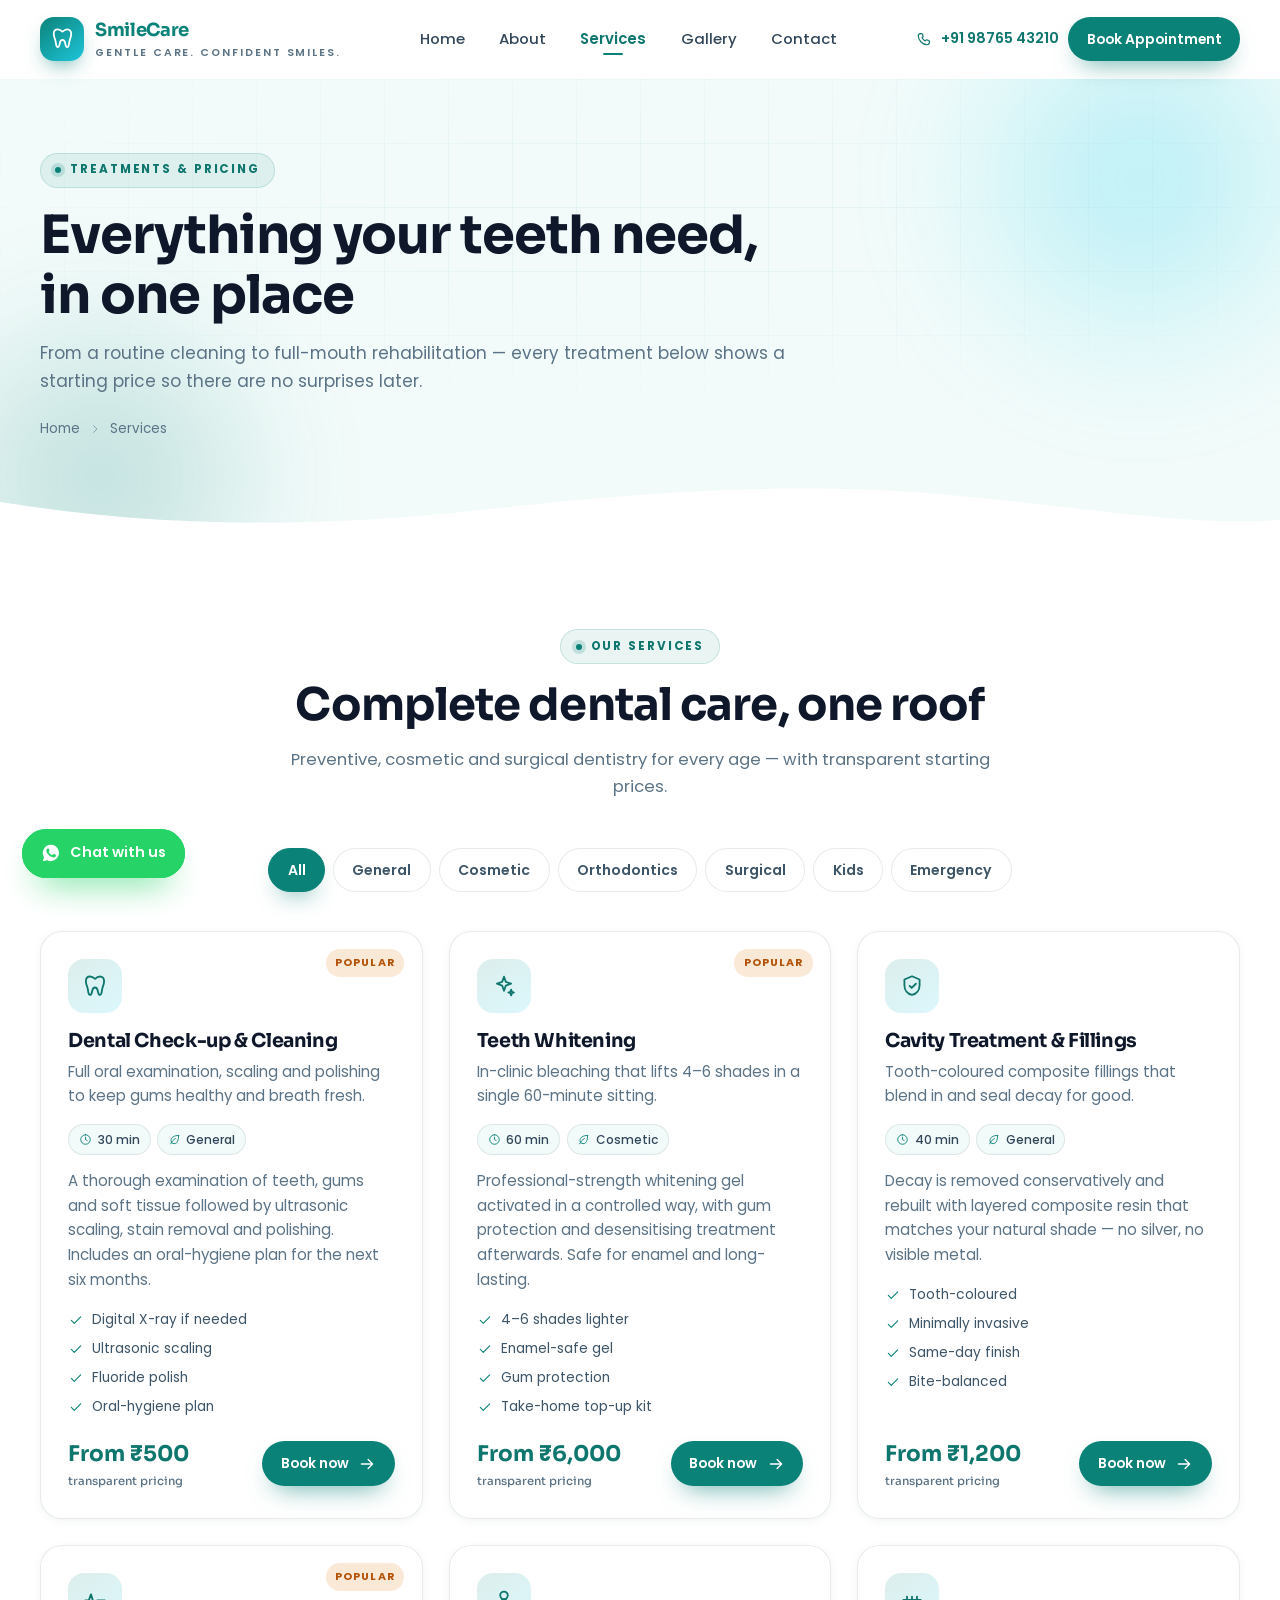
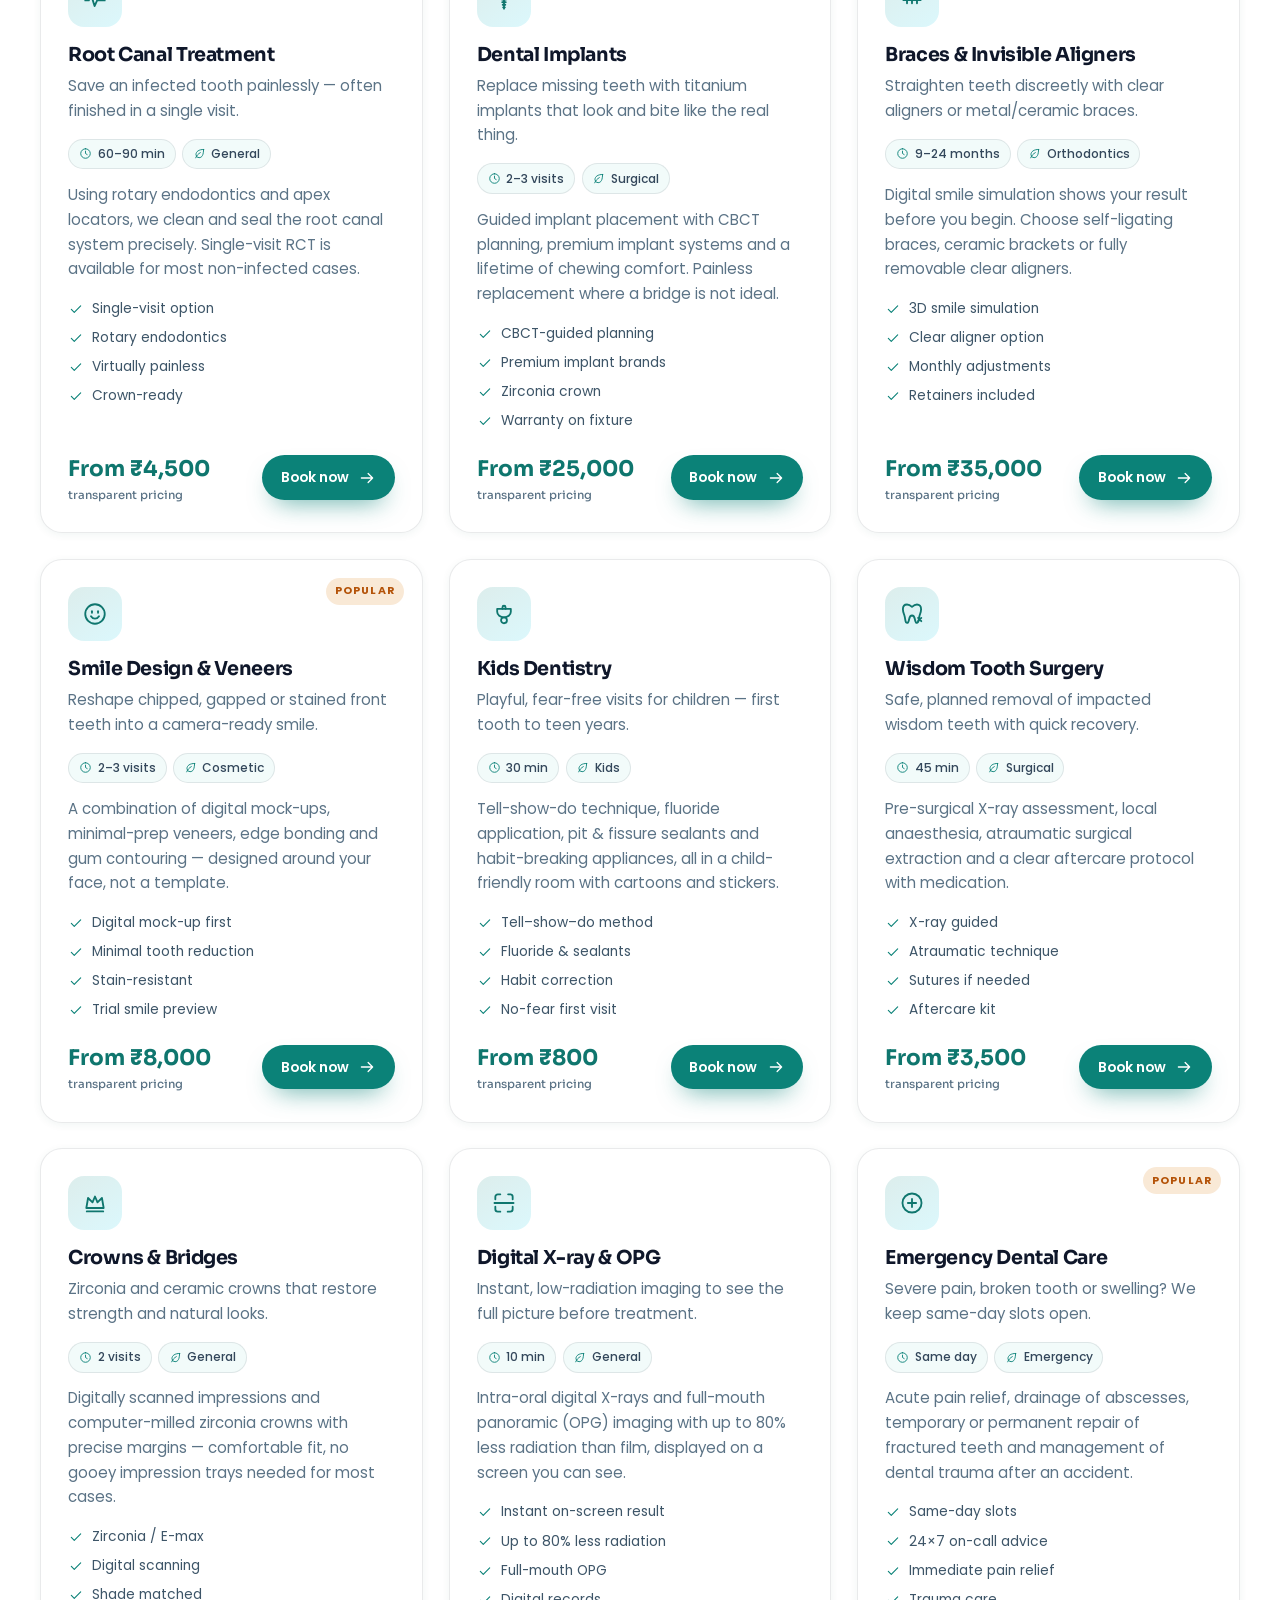
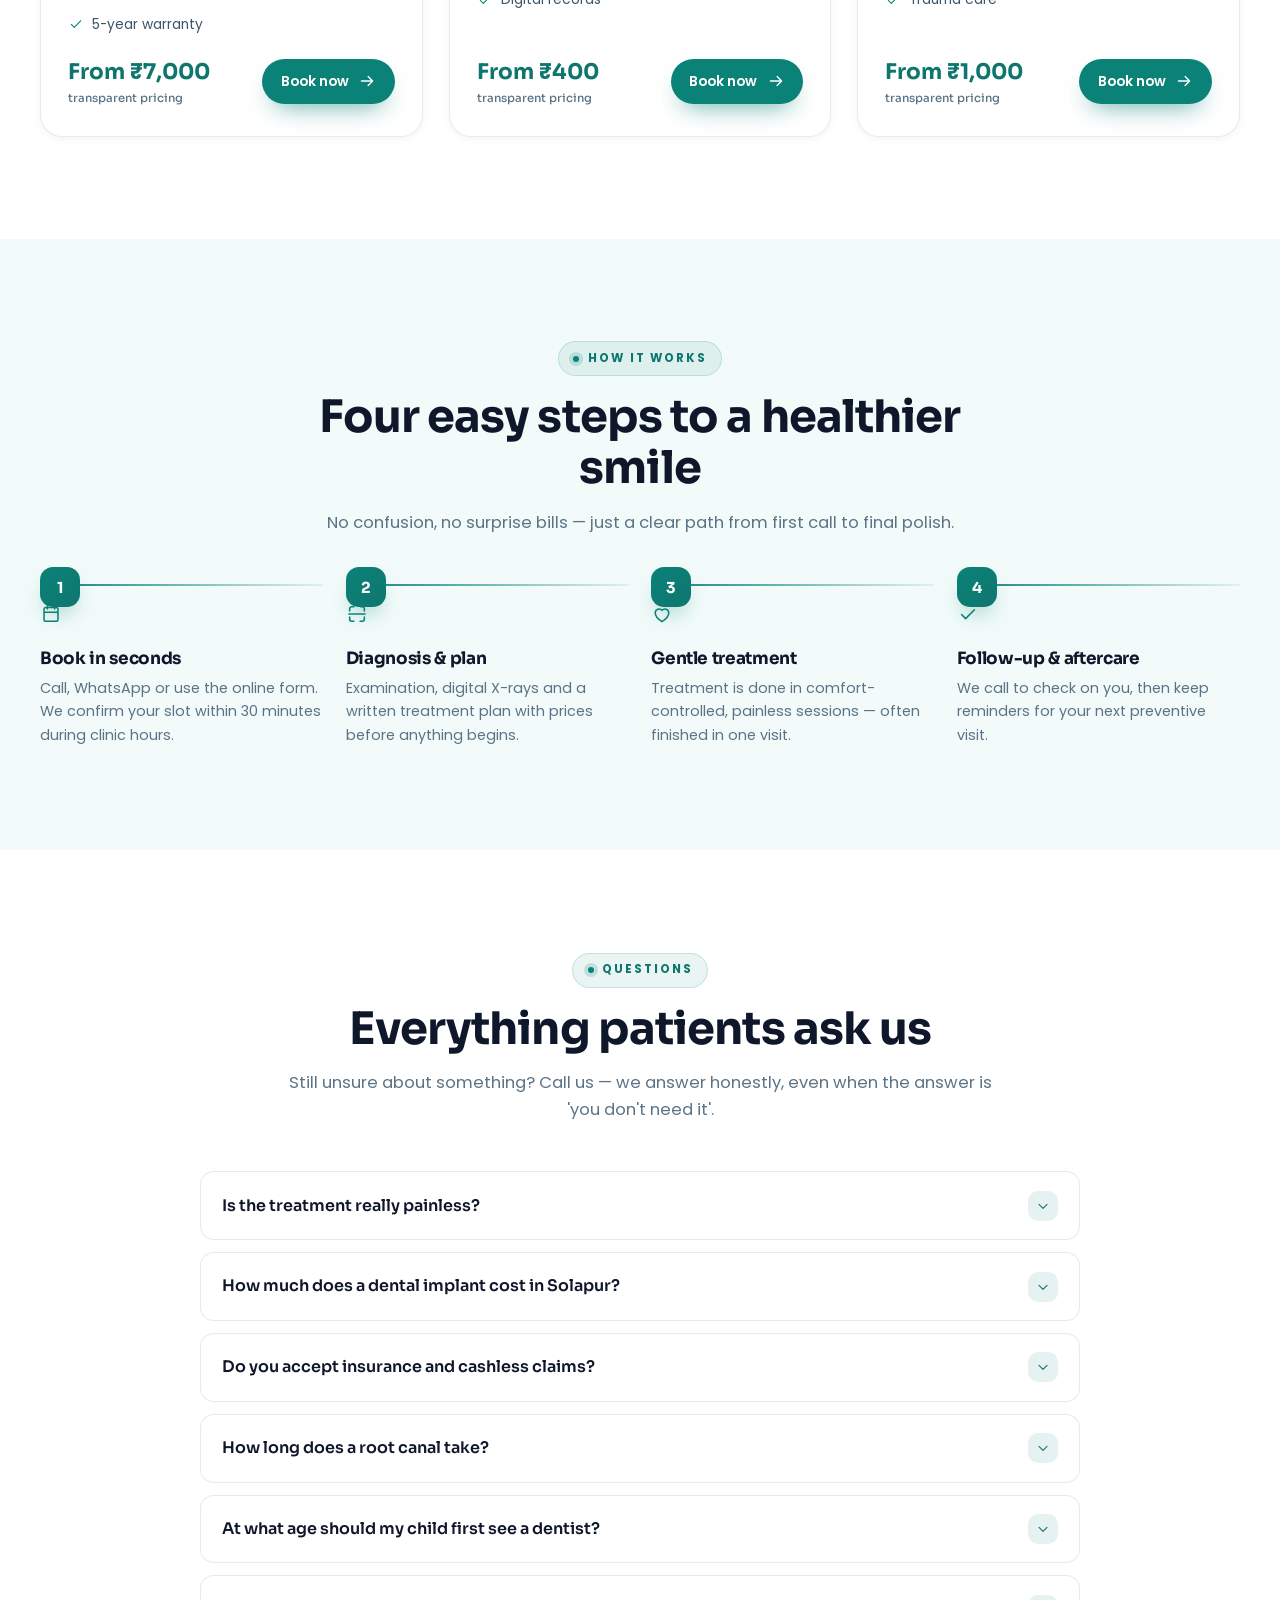
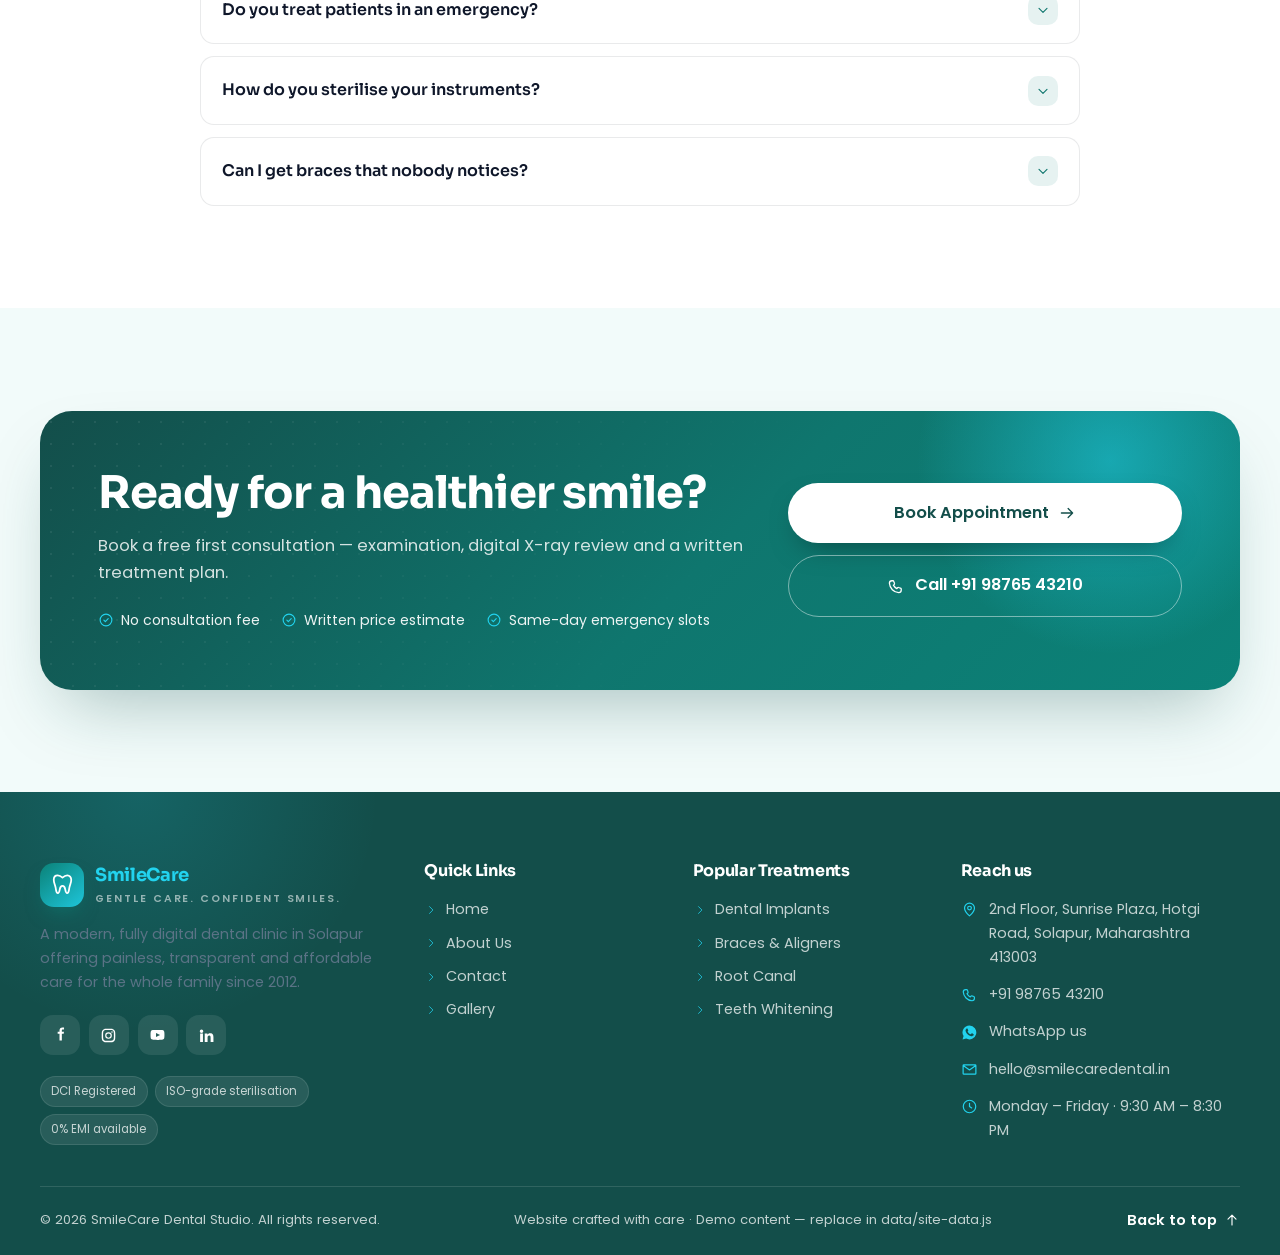
<file: services.html>
<!DOCTYPE html>
<html lang="en">
<head>
<meta charset="UTF-8">
<meta name="viewport" content="width=device-width, initial-scale=1">
<title>Dental Services &amp; Prices — SmileCare Dental Studio</title>
<meta name="description" content="Explore our full range of dental treatments with transparent starting prices: implants, aligners, root canal, whitening, kids dentistry and more.">
<meta name="theme-color" content="#0b8278">
<meta property="og:title" content="Dental Services &amp; Prices — SmileCare Dental Studio">
<meta property="og:image" content="assets/img/gallery-treatment-room.jpg">
<link rel="icon" href="data:image/svg+xml,<svg xmlns='http://www.w3.org/2000/svg' viewBox='0 0 32 32'><rect width='32' height='32' rx='8' fill='%230b8278'/><ellipse cx='16' cy='15' rx='7' ry='8' fill='white'/></svg>">
<link rel="preconnect" href="https://fonts.googleapis.com">
<link rel="preconnect" href="https://fonts.gstatic.com" crossorigin>
<link href="https://fonts.googleapis.com/css2?family=Poppins:wght@400;500;600;700&family=Sora:wght@600;700;800&display=swap" rel="stylesheet">
<link rel="stylesheet" href="assets/css/styles.css">
</head>

<body data-page="services" id="top">

  <!-- <div class="topbar" data-topbar></div> -->
  <header class="site-header" data-header></header>
  <div class="drawer" data-drawer></div>

  <main>

    <!-- ══ PAGE HERO (from JSON → pageHeroes.services) ══════════════════ -->
    <section class="page-hero">
      <div data-section="page-hero"></div>
    </section>

    <!-- ══ ALL SERVICES + CATEGORY FILTERS ═════════════════════════════ -->
    <section class="section">
      <div data-section="services" data-filter="1"></div>
    </section>

    <!-- ══ HOW IT WORKS ═════════════════════════════════════════════════ -->
    <section class="section section--soft">
      <div data-section="process"></div>
    </section>

    <!-- ══ FAQ (all) ════════════════════════════════════════════════════ -->
    <section class="section">
      <div data-section="faq"></div>
    </section>

    <!-- ══ CTA ══════════════════════════════════════════════════════════ -->
    <section class="section section--soft">
      <div data-section="cta"></div>
    </section>

  </main>

  <footer class="site-footer" data-footer></footer>
  <div data-floating></div>

  <script src="data/site-data.js"></script>
  <script src="assets/js/main.js"></script>
</body>
</html>
</file>
<file: assets/css/styles.css>
/* ============================================================================
   SmileCare Dental Studio — stylesheet
   ----------------------------------------------------------------------------
   Colour values are injected at runtime from `theme` inside
   data/site-data.js (see applyTheme() in assets/js/main.js), so the palette
   can be changed without touching this file. The :root block below holds the
   defaults / fallbacks.
   ========================================================================== */

/* ------------------------------------------------------------- 1. TOKENS */
:root {
  --brand: #0b8278;
  --brand-dark: #0f766e;
  --brand-deep: #134e4a;
  --accent: #22d3ee;
  --accent2: #d97706;
  --ink: #0f172a;
  --muted: #5b7386;
  --bg: #ffffff;
  --bg-soft: #f2fbfa;
  /* rgb triplets — main.js updates these when the JSON theme changes */
  --brand-rgb: 11, 130, 120;
  --brand-dark-rgb: 15, 118, 110;
  --brand-deep-rgb: 19, 78, 74;
  --accent-rgb: 34, 211, 238;
  --accent2-rgb: 217, 119, 6;
  --ink-rgb: 15, 23, 42;
  --line: rgba(var(--ink-rgb), .09);
  --white: #fff;

  --radius: 22px;
  --radius-sm: 14px;
  --radius-lg: 32px;
  --shadow-sm: 0 2px 8px rgba(var(--brand-deep-rgb), .06);
  --shadow: 0 14px 40px -12px rgba(var(--brand-deep-rgb), .22);
  --shadow-lg: 0 34px 70px -24px rgba(var(--brand-deep-rgb), .34);
  --ring: 0 0 0 4px rgba(var(--brand-rgb), .16);

  --font: "Poppins", "Segoe UI", system-ui, -apple-system, "Helvetica Neue", Arial, sans-serif;
  --font-display: "Sora", "Poppins", system-ui, sans-serif;

  --ease: cubic-bezier(.22, .68, .24, 1);
  --header-h: 78px;
}

/* -------------------------------------------------------------- 2. RESET */
*, *::before, *::after { box-sizing: border-box; }
* { margin: 0; padding: 0; }
html { scroll-behavior: smooth; -webkit-text-size-adjust: 100%; overflow-x: hidden; }
body {
  font-family: var(--font);
  color: var(--ink);
  background: var(--bg);
  line-height: 1.65;
  font-size: 16.5px;
  overflow-x: hidden;
  -webkit-font-smoothing: antialiased;
}
img, svg, video { display: block; max-width: 100%; }
a { color: inherit; text-decoration: none; }
button, input, select, textarea { font: inherit; color: inherit; }
button { background: none; border: 0; cursor: pointer; }
ul, ol { list-style: none; }
h1, h2, h3, h4 { font-family: var(--font-display); line-height: 1.14; font-weight: 700; letter-spacing: -.02em; }
h1 { font-size: clamp(2.4rem, 5.4vw, 4.05rem); }
h2 { font-size: clamp(1.85rem, 3.5vw, 2.85rem); }
h3 { font-size: clamp(1.12rem, 1.5vw, 1.3rem); }
p { color: var(--muted); }
::selection { background: var(--brand); color: #fff; }

/* visible focus ring for keyboard users only — outline only, so it never
   changes the rounded shape of the element it lands on */
:focus-visible { outline: 3px solid rgba(var(--brand-rgb), .5); outline-offset: 3px; }
.btn:focus-visible, .filter-btn:focus-visible, .slider-btn:focus-visible { outline-offset: 4px; }
.faq-q:focus-visible, .field input:focus-visible, .field select:focus-visible, .field textarea:focus-visible { outline-offset: -3px; }

/* Scrollbar */
::-webkit-scrollbar { width: 11px; }
::-webkit-scrollbar-track { background: var(--bg-soft); }
::-webkit-scrollbar-thumb { background: linear-gradient(var(--brand), var(--brand-dark)); border-radius: 99px; border: 3px solid var(--bg-soft); }

/* ------------------------------------------------------------ 3. LAYOUT */
.container { width: min(1200px, 100% - 2.6rem); margin-inline: auto; }
.container-narrow { width: min(880px, 100% - 2.6rem); margin-inline: auto; }
.section { padding: clamp(4.2rem, 8vw, 7rem) 0; position: relative; }
.section--soft { background: var(--bg-soft); }
.section--deep { background: var(--brand-deep); color: #fff; }
.section--tight { padding-top: clamp(2.5rem, 4vw, 3.5rem); }
.grid { display: grid; gap: 1.6rem; }
.g-2 { grid-template-columns: repeat(2, minmax(0, 1fr)); }
.g-3 { grid-template-columns: repeat(3, minmax(0, 1fr)); }
.g-4 { grid-template-columns: repeat(4, minmax(0, 1fr)); }
.center { text-align: center; }
.mx-auto { margin-inline: auto; }

/* ------------------------------------------------------- 4. TYPE HELPERS */
.eyebrow {
  display: inline-flex; align-items: center; gap: .55rem;
  font-size: .74rem; font-weight: 700; letter-spacing: .16em; text-transform: uppercase;
  color: var(--brand-dark); background: rgba(var(--brand-rgb), .09);
  border: 1px solid rgba(var(--brand-rgb), .16);
  padding: .42rem .9rem; border-radius: 99px;
}
.eyebrow::before { content: ""; width: 6px; height: 6px; border-radius: 50%; background: var(--brand); box-shadow: 0 0 0 4px rgba(var(--brand-rgb), .18); }
.section-head { max-width: 720px; margin-bottom: 3rem; }
.section-head.center { margin-inline: auto; }
.section-head h2 { margin: 1rem 0 .9rem; }
.section-head p { font-size: 1.03rem; }
.section--deep .section-head p, .section--deep p { color: rgba(255, 255, 255, .76); }
.section--deep .eyebrow { color: #d6fff8; background: rgba(255, 255, 255, .1); border-color: rgba(255, 255, 255, .18); }
.section--deep .eyebrow::before { background: var(--accent); box-shadow: 0 0 0 4px rgba(var(--accent-rgb), .25); }
.gradient-text {
  background: linear-gradient(100deg, var(--brand) 0%, var(--accent) 48%, var(--brand-dark) 100%);
  background-size: 220% 100%;
  -webkit-background-clip: text; background-clip: text; color: transparent;
  animation: gradientShift 7s ease-in-out infinite;
}

/* ---------------------------------------------------------- 5. BUTTONS */
.btn {
  --btn-bg: var(--brand); --btn-fg: #fff;
  position: relative; display: inline-flex; align-items: center; justify-content: center; gap: .6rem;
  padding: .92rem 1.6rem; border-radius: 99px; font-weight: 600; font-size: .96rem;
  background: var(--btn-bg); color: var(--btn-fg); cursor: pointer; overflow: hidden;
  box-shadow: 0 12px 26px -12px rgba(var(--brand-rgb), .75);
  transition: transform .3s var(--ease), box-shadow .3s var(--ease), background .3s;
  white-space: nowrap; isolation: isolate;
}
.btn svg { width: 18px; height: 18px; flex: none; transition: transform .35s var(--ease); }
.btn::after {
  content: ""; position: absolute; inset: 0; z-index: -1;
  background: linear-gradient(120deg, transparent 20%, rgba(255, 255, 255, .42), transparent 80%);
  transform: translateX(-120%);
}
.btn:hover { transform: translateY(-3px); box-shadow: 0 20px 38px -14px rgba(var(--brand-rgb), .85); }
.btn:hover::after { animation: shine .85s var(--ease); }
.btn:hover svg { transform: translateX(4px); }
.btn:active { transform: translateY(-1px) scale(.99); }
.btn--ghost {
  --btn-bg: transparent; --btn-fg: var(--brand-dark);
  border: 1.5px solid rgba(var(--brand-rgb), .34); box-shadow: none;
}
.btn--ghost:hover { background: rgba(var(--brand-rgb), .07); box-shadow: none; }
.btn--light { --btn-bg: #fff; --btn-fg: var(--brand-deep); box-shadow: 0 12px 30px -14px rgba(0, 0, 0, .5); }
.btn--outline-light { --btn-bg: transparent; --btn-fg: #fff; border: 1.5px solid rgba(255, 255, 255, .45); box-shadow: none; }
.btn--outline-light:hover { background: rgba(255, 255, 255, .12); }
.btn--sm { padding: .68rem 1.15rem; font-size: .87rem; }
.btn--lg { padding: 1.05rem 2rem; font-size: 1.02rem; }
.btn--block { width: 100%; }
.btn-pulse::before {
  content: ""; position: absolute; inset: 0; border-radius: inherit;
  border: 2px solid var(--brand); animation: pulseRing 2.6s var(--ease) infinite;
}

.link-arrow { display: inline-flex; align-items: center; gap: .45rem; font-weight: 600; color: var(--brand-dark); font-size: .92rem; }
.link-arrow svg { width: 16px; height: 16px; transition: transform .3s var(--ease); }
.link-arrow:hover svg { transform: translateX(5px); }

/* -------------------------------------------------------- 6. PROGRESS BAR */
#scroll-progress {
  position: fixed; inset: 0 0 auto 0; height: 3px; z-index: 999;
  background: transparent; pointer-events: none;
}
#scroll-progress span {
  display: block; height: 100%; width: 0;
  background: linear-gradient(90deg, var(--brand), var(--accent), var(--accent2));
  box-shadow: 0 0 12px rgba(var(--accent-rgb), .8);
}

/* ------------------------------------------------------------- 7. TOPBAR */
.topbar {
  background: var(--brand-deep); color: rgba(255, 255, 255, .9);
  font-size: .82rem; height: 40px; overflow: hidden;
  transition: height .4s var(--ease), opacity .3s;
}
.topbar .inner { display: flex; align-items: center; justify-content: space-between; gap: 1rem; height: 40px; }
.topbar-text { display: flex; align-items: center; gap: .5rem; min-width: 0; flex: 1 1 auto; }
.topbar-text span:last-child { white-space: nowrap; overflow: hidden; text-overflow: ellipsis; }
.topbar-links { flex: none; }
.topbar-text strong { color: #fff; font-weight: 600; }
.topbar-links { display: flex; gap: 1.1rem; }
.topbar-links a { display: inline-flex; align-items: center; gap: .35rem; transition: color .25s; }
.topbar-links a:hover { color: var(--accent); }
.topbar-links svg { width: 14px; height: 14px; }
.topbar .dot-live { width: 7px; height: 7px; border-radius: 50%; background: #4ade80; box-shadow: 0 0 0 0 rgba(74, 222, 128, .7); animation: live 2s infinite; }
body.scrolled .topbar { height: 0; opacity: 0; }

/* ------------------------------------------------------------- 8. HEADER */
.site-header {
  position: sticky; top: 0; z-index: 200;
  background: rgba(255, 255, 255, .78);
  backdrop-filter: blur(16px) saturate(160%);
  -webkit-backdrop-filter: blur(16px) saturate(160%);
  border-bottom: 1px solid transparent;
  transition: box-shadow .35s, border-color .35s, background .35s;
}
body.scrolled .site-header { box-shadow: 0 12px 34px -22px rgba(var(--brand-deep-rgb), .5); border-color: var(--line); background: rgba(255, 255, 255, .93); }
.header-inner { display: flex; align-items: center; justify-content: space-between; gap: 1.2rem; height: var(--header-h); }
.brand { display: flex; align-items: center; gap: .7rem; }
.brand-mark {
  width: 44px; height: 44px; border-radius: 14px; flex: none;
  display: grid; place-items: center; color: #fff;
  background: linear-gradient(140deg, var(--brand), var(--accent) 120%);
  box-shadow: 0 10px 22px -10px rgba(var(--brand-rgb), .9);
  transition: transform .5s var(--ease);
}
.brand-mark svg { width: 25px; height: 25px; }
.brand:hover .brand-mark { transform: rotate(-8deg) scale(1.06); }
.brand-name { font-family: var(--font-display); font-weight: 700; font-size: 1.13rem; letter-spacing: -.02em; line-height: 1.1; }
.brand-name span { color: var(--brand); }
.brand-sub { display: block; font-size: .67rem; letter-spacing: .18em; text-transform: uppercase; color: var(--muted); font-weight: 600; }

.nav { display: flex; align-items: center; gap: .25rem; }
.nav a {
  position: relative; padding: .6rem .95rem; border-radius: 99px; font-size: .93rem; font-weight: 500;
  color: #33475b; transition: color .3s, background .3s;
}
.nav a::after {
  content: ""; position: absolute; left: 50%; bottom: .34rem; height: 2px; width: 0; border-radius: 2px;
  background: var(--brand); transform: translateX(-50%); transition: width .35s var(--ease);
}
.nav a:hover { color: var(--brand-dark); background: rgba(var(--brand-rgb), .07); }
.nav a:hover::after, .nav a.active::after { width: 20px; }
.nav a.active { color: var(--brand-dark); font-weight: 600; }
.header-cta { display: flex; align-items: center; gap: .6rem; }
.header-phone { display: inline-flex; align-items: center; gap: .5rem; font-weight: 600; font-size: .9rem; color: var(--brand-dark); }
.header-phone svg { width: 17px; height: 17px; }
.header-phone:hover { color: var(--brand); }

/* Menu button: one crisp SVG, animated hamburger <-> close.
   All three bars are the same length and stroke, drawn on a 24px grid with
   round caps so the icon stays optically even at any size. */
.burger {
  display: none; width: 46px; height: 46px; border-radius: 14px;
  border: 1px solid var(--line); place-items: center; background: #fff; color: var(--ink);
  transition: background .3s var(--ease), border-color .3s, color .3s, box-shadow .3s;
}
.burger:hover { background: var(--bg-soft); border-color: rgba(var(--brand-rgb), .35); color: var(--brand-dark); }
.burger:active { transform: scale(.96); }
.burger-ico { width: 24px; height: 24px; overflow: visible; }
.burger-ico path {
  stroke: currentColor; stroke-width: 2; stroke-linecap: round;
  transform-box: view-box; transform-origin: center;
  transition: transform .4s var(--ease), opacity .2s var(--ease);
}
.burger.open { background: var(--brand); border-color: var(--brand); color: #fff; }
.burger.open .burger-ico .l1 { transform: rotate(45deg) translateY(5px); }
.burger.open .burger-ico .l2 { opacity: 0; transform: scaleX(.4); }
.burger.open .burger-ico .l3 { transform: rotate(-45deg) translateY(-5px); }

/* Mobile drawer */
.drawer {
  position: fixed; inset: 0; z-index: 300; pointer-events: none;
  /* clips the off-canvas panel, otherwise the translated panel would add a
     few pixels of horizontal scroll to the page on small screens */
  overflow: hidden;
}
.drawer .drawer-panel {
  position: absolute; inset: 0 0 0 auto; width: min(370px, 89vw); background: #fff;
  box-shadow: -30px 0 60px -30px rgba(var(--brand-deep-rgb), .5);
  transform: translateX(105%); transition: transform .45s var(--ease);
  display: flex; flex-direction: column; overflow-y: auto; overscroll-behavior: contain;
  padding: 1.3rem 1.3rem calc(1.3rem + env(safe-area-inset-bottom, 0px));
}
.drawer.open { pointer-events: auto; }
.drawer.open .drawer-panel { transform: none; }
/* hidden panel: keeps its links out of the tab order when closed, and the
   delayed visibility switch lets the slide-out animation finish first */
.drawer .drawer-panel { visibility: hidden; transition: transform .45s var(--ease), visibility 0s linear .45s; }
.drawer.open .drawer-panel { visibility: visible; transition: transform .45s var(--ease), visibility 0s; }
.drawer-scrim { position: absolute; inset: 0; background: rgba(var(--ink-rgb), .45); opacity: 0; transition: opacity .35s; }
.drawer.open .drawer-scrim { opacity: 1; }
.drawer-head { display: flex; align-items: center; justify-content: space-between; margin-bottom: 1.4rem; }
.drawer-close {
  width: 42px; height: 42px; border-radius: 12px; display: grid; place-items: center;
  border: 1px solid var(--line); background: #fff; color: var(--ink);
  transition: background .3s, color .3s, border-color .3s, transform .3s var(--ease);
}
.drawer-close svg { width: 18px; height: 18px; transition: transform .45s var(--ease); }
.drawer-close:hover { background: var(--brand); border-color: var(--brand); color: #fff; }
.drawer-close:hover svg { transform: rotate(90deg); }
.drawer.open .drawer-close { animation: popIn .5s var(--ease) .12s both; }
.drawer-nav { display: flex; flex-direction: column; gap: .2rem; }
.drawer-nav .d-link {
  display: flex; align-items: center; gap: .8rem;
  padding: .62rem .7rem .62rem .6rem; border-radius: 16px; font-weight: 600;
  transition: background .3s var(--ease), color .3s, transform .3s var(--ease);
}
.drawer-nav .d-ico {
  width: 38px; height: 38px; border-radius: 12px; flex: none; display: grid; place-items: center;
  background: var(--bg-soft); color: var(--brand-dark);
  transition: background .35s var(--ease), color .35s, transform .35s var(--ease);
}
.drawer-nav .d-ico svg { width: 19px; height: 19px; }
.drawer-nav .d-label { flex: 1 1 auto; }
.drawer-nav .d-arrow { width: 17px; height: 17px; opacity: .32; transition: transform .35s var(--ease), opacity .35s; }
.drawer-nav .d-link:hover { background: var(--bg-soft); color: var(--brand-dark); transform: translateX(3px); }
.drawer-nav .d-link:hover .d-ico { background: #fff; transform: scale(1.04); }
.drawer-nav .d-link:hover .d-arrow { opacity: .8; transform: translateX(2px); }
.drawer-nav .d-link.active { background: linear-gradient(100deg, rgba(var(--brand-rgb), .12), rgba(var(--accent-rgb), .1)); color: var(--brand-dark); }
.drawer-nav .d-link.active .d-ico { background: var(--brand); color: #fff; box-shadow: 0 10px 20px -10px rgba(var(--brand-rgb), .9); }
.drawer-nav .d-link.active .d-arrow { opacity: .9; }

.drawer-sec { margin-top: 1.35rem; padding-top: 1.25rem; border-top: 1px solid var(--line); }
.drawer-sec-title {
  font-family: var(--font-display); font-size: .76rem; letter-spacing: .14em; text-transform: uppercase;
  color: var(--muted); margin-bottom: .75rem;
}
.drawer-quick { display: grid; gap: .1rem; }
.drawer-quick a {
  display: flex; align-items: center; gap: .55rem; font-size: .9rem; font-weight: 500; color: #33475b;
  padding: .5rem .55rem; border-radius: 11px; transition: background .3s, color .3s, gap .3s;
}
.drawer-quick a svg { width: 15px; height: 15px; color: var(--brand); flex: none; }
.drawer-quick a:hover { background: var(--bg-soft); color: var(--brand-dark); gap: .8rem; }
.drawer-hours .hours-row { padding: .5rem 0; font-size: .86rem; }
.drawer-note { display: flex; align-items: center; gap: .45rem; font-size: .78rem; color: var(--muted); margin-top: .5rem; }
.drawer-note svg { width: 14px; height: 14px; color: var(--brand); flex: none; }

.drawer-foot { margin-top: 1.5rem; padding-top: 1.3rem; border-top: 1px solid var(--line); display: grid; gap: .9rem; }
.drawer-contact { font-size: .9rem; display: grid; gap: .45rem; color: var(--muted); }
.drawer-contact a { display: inline-flex; gap: .5rem; align-items: center; color: var(--brand-dark); font-weight: 600; }
.drawer-contact svg { width: 15px; height: 15px; }

/* ---------------------------------------------------------------- 9. HERO */
.hero { position: relative; overflow: hidden; padding: clamp(2.6rem, 6vw, 5rem) 0 clamp(4rem, 8vw, 6rem); }
.hero-bg { position: absolute; inset: 0; z-index: 0; overflow: hidden; }
.hero-bg::after {
  content: ""; position: absolute; inset: 0;
  background-image: linear-gradient(rgba(var(--brand-rgb), .05) 1px, transparent 1px), linear-gradient(90deg, rgba(var(--brand-rgb), .05) 1px, transparent 1px);
  background-size: 64px 64px;
  mask-image: radial-gradient(80% 60% at 50% 30%, #000 20%, transparent 78%);
  -webkit-mask-image: radial-gradient(80% 60% at 50% 30%, #000 20%, transparent 78%);
}
.blob { position: absolute; border-radius: 50%; filter: blur(58px); opacity: .5; will-change: transform; }
.blob.b1 { width: 460px; height: 460px; background: radial-gradient(circle, rgba(var(--accent-rgb), .85), transparent 68%); top: -130px; right: -90px; animation: float1 17s ease-in-out infinite; }
.blob.b2 { width: 420px; height: 420px; background: radial-gradient(circle, rgba(var(--brand-rgb), .7), transparent 68%); bottom: -160px; left: -110px; animation: float2 21s ease-in-out infinite; }
.blob.b3 { width: 300px; height: 300px; background: radial-gradient(circle, rgba(var(--accent2-rgb), .38), transparent 66%); top: 40%; left: 46%; animation: float3 25s ease-in-out infinite; }
.hero-inner { position: relative; z-index: 1; display: grid; grid-template-columns: 1.02fr .98fr; gap: clamp(2rem, 5vw, 4.2rem); align-items: center; }
.hero-copy > * { animation: fadeUp .9s var(--ease) both; }
.hero-copy > *:nth-child(1) { animation-delay: .05s; }
.hero-copy > *:nth-child(2) { animation-delay: .16s; }
.hero-copy > *:nth-child(3) { animation-delay: .26s; }
.hero-copy > *:nth-child(4) { animation-delay: .36s; }
.hero-copy > *:nth-child(5) { animation-delay: .46s; }
.hero-copy > *:nth-child(6) { animation-delay: .56s; }
.hero h1 { margin: 1.15rem 0 1.05rem; }
.hero h1 .line { display: block; overflow: hidden; }
.hero-lede { font-size: 1.08rem; max-width: 55ch; }
.hero-actions { display: flex; flex-wrap: wrap; gap: .8rem; margin: 1.9rem 0 1.5rem; }
.hero-points { display: flex; flex-wrap: wrap; gap: .55rem 1.3rem; }
.hero-points li { display: flex; align-items: center; gap: .5rem; font-size: .9rem; color: #33475b; font-weight: 500; }
.hero-points svg { width: 17px; height: 17px; color: var(--brand); flex: none; }

.hero-visual { position: relative; }
.hero-frame {
  position: relative; border-radius: 40% 60% 54% 46% / 46% 42% 58% 54%;
  overflow: hidden; box-shadow: var(--shadow-lg); aspect-ratio: 1/1.04; background: var(--bg-soft);
  animation: morph 14s ease-in-out infinite;
}
.hero-frame img { width: 100%; height: 100%; object-fit: cover; }
.hero-frame::after { content: ""; position: absolute; inset: 0; background: linear-gradient(160deg, rgba(var(--brand-rgb), .16), transparent 55%); }
.hero-ring {
  position: absolute; inset: -22px; border-radius: 50%; border: 1.5px dashed rgba(var(--brand-rgb), .32);
  animation: spinSlow 42s linear infinite; pointer-events: none;
}
.float-card {
  position: absolute; background: rgba(255, 255, 255, .92); backdrop-filter: blur(10px);
  border-radius: 18px; padding: .8rem 1rem; box-shadow: var(--shadow); border: 1px solid var(--line);
  display: flex; align-items: center; gap: .7rem; animation: floatCard 6s ease-in-out infinite;
}
.float-card .fc-icon { width: 38px; height: 38px; border-radius: 12px; display: grid; place-items: center; background: rgba(var(--brand-rgb), .12); color: var(--brand-dark); flex: none; }
.float-card .fc-icon svg { width: 19px; height: 19px; }
.float-card strong { display: block; font-size: .86rem; font-family: var(--font-display); }
.float-card span { font-size: .76rem; color: var(--muted); }
.float-card.c1 { top: 8%; left: -6%; animation-delay: .2s; }
.float-card.c2 { bottom: 10%; right: -5%; animation-delay: 1.4s; }
.float-card.c1 .fc-icon { background: rgba(var(--accent2-rgb), .16); color: #b45309; }
.hero-rating {
  position: absolute; bottom: -2%; left: 4%; background: #fff; border-radius: 18px; padding: .7rem 1.05rem;
  box-shadow: var(--shadow); display: flex; align-items: center; gap: .65rem; animation: floatCard 7s ease-in-out infinite 2s;
}
.stars { display: flex; gap: 2px; color: var(--accent2); }
.stars svg { width: 15px; height: 15px; }
.hero-rating small { display: block; font-size: .72rem; color: var(--muted); }

/* Hero stat strip */
.hero-stats { position: relative; z-index: 1; margin-top: clamp(2.6rem, 5vw, 3.6rem); }
.hero-stats-inner {
  display: grid; grid-template-columns: repeat(4, 1fr); gap: .4rem;
  background: rgba(255, 255, 255, .8); border: 1px solid var(--line); border-radius: var(--radius);
  padding: 1.4rem 1rem; backdrop-filter: blur(10px); box-shadow: var(--shadow-sm);
}
.hero-stat { text-align: center; padding: .3rem .8rem; border-right: 1px solid var(--line); }
.hero-stat:last-child { border-right: 0; }
.hero-stat .num { font-family: var(--font-display); font-size: clamp(1.4rem, 2.4vw, 2rem); font-weight: 700; color: var(--brand-deep); line-height: 1.1; }
.hero-stat .num span { color: var(--brand); }
.hero-stat small { font-size: .8rem; color: var(--muted); }

/* ------------------------------------------------------------- 10. MARQUEE */
.marquee { background: var(--brand-deep); color: #fff; padding: .95rem 0; overflow: hidden; position: relative; }
.marquee::before, .marquee::after { content: ""; position: absolute; top: 0; bottom: 0; width: 90px; z-index: 2; pointer-events: none; }
.marquee::before { left: 0; background: linear-gradient(90deg, var(--brand-deep), transparent); }
.marquee::after { right: 0; background: linear-gradient(270deg, var(--brand-deep), transparent); }
.marquee-track { display: flex; gap: 2.4rem; width: max-content; animation: marquee 34s linear infinite; }
.marquee-track:hover { animation-play-state: paused; }
.marquee-item { display: inline-flex; align-items: center; gap: .65rem; font-size: .86rem; font-weight: 500; letter-spacing: .02em; white-space: nowrap; color: rgba(255, 255, 255, .9); }
.marquee-item svg { width: 17px; height: 17px; color: var(--accent); flex: none; }

/* --------------------------------------------------------------- 11. CARDS */
.card {
  position: relative; background: #fff; border: 1px solid var(--line); border-radius: var(--radius);
  padding: 1.7rem; box-shadow: var(--shadow-sm); overflow: hidden;
  transition: transform .45s var(--ease), box-shadow .45s var(--ease), border-color .45s;
  height: 100%; display: flex; flex-direction: column;
}
.card::before {
  content: ""; position: absolute; inset: 0 0 auto 0; height: 3px; transform: scaleX(0); transform-origin: left;
  background: linear-gradient(90deg, var(--brand), var(--accent)); transition: transform .5s var(--ease);
}
.card:hover { transform: translateY(-7px); box-shadow: var(--shadow); border-color: rgba(var(--brand-rgb), .28); }
.card:hover::before { transform: scaleX(1); }
.card-icon {
  width: 54px; height: 54px; border-radius: 16px; display: grid; place-items: center; flex: none;
  background: linear-gradient(145deg, rgba(var(--brand-rgb), .14), rgba(var(--accent-rgb), .16));
  color: var(--brand-dark); margin-bottom: 1.05rem;
  transition: transform .5s var(--ease), background .5s, color .5s;
}
.card-icon svg { width: 26px; height: 26px; }
.card:hover .card-icon { transform: translateY(-3px) rotate(-7deg) scale(1.07); background: linear-gradient(145deg, var(--brand), var(--accent)); color: #fff; }
.card h3 { margin-bottom: .5rem; }
.card p { font-size: .94rem; }
.card-actions { margin-top: auto; padding-top: 1.1rem; display: flex; align-items: center; justify-content: space-between; gap: .8rem; }
.card-num { font-family: var(--font-display); font-size: 1.35rem; color: var(--brand-dark); font-weight: 700; }
.card-num small { font-size: .72rem; color: var(--muted); font-weight: 500; display: block; }

/* Service card extras */
.service-card .badge-pop {
  position: absolute; top: 1.1rem; right: 1.1rem; font-size: .68rem; font-weight: 700; text-transform: uppercase; letter-spacing: .1em;
  background: rgba(var(--accent2-rgb), .16); color: #b45309; padding: .3rem .6rem; border-radius: 99px;
}
.service-meta { display: flex; flex-wrap: wrap; gap: .4rem; margin: .95rem 0 0; }
.chip {
  display: inline-flex; align-items: center; gap: .35rem; font-size: .75rem; font-weight: 500;
  background: var(--bg-soft); border: 1px solid var(--line); color: #33475b; padding: .28rem .62rem; border-radius: 99px;
}
.chip svg { width: 13px; height: 13px; color: var(--brand); }
.service-card ul.features { display: grid; gap: .4rem; margin: 1rem 0 0; }
.service-card ul.features li { display: flex; gap: .5rem; font-size: .86rem; color: #3d5568; }
.service-card ul.features li svg { width: 16px; height: 16px; color: var(--brand); flex: none; margin-top: .18rem; }
.service-details { font-size: .92rem; margin-top: .85rem; }

/* --------------------------------------------------------- 12. FEATURE LIST */
.split { display: grid; grid-template-columns: 1fr 1fr; gap: clamp(2rem, 5vw, 4rem); align-items: center; }
.media-frame { position: relative; border-radius: var(--radius-lg); overflow: hidden; box-shadow: var(--shadow-lg); background: var(--bg-soft); }
.media-frame img { width: 100%; height: 100%; object-fit: cover; aspect-ratio: 4/3.1; transition: transform 1.2s var(--ease); }
.media-frame:hover img { transform: scale(1.045); }
.media-frame--tall img { aspect-ratio: 3/3.6; }
.media-badge {
  position: absolute; bottom: 1.2rem; left: 1.2rem; background: rgba(255, 255, 255, .95); border-radius: var(--radius-sm);
  padding: .8rem 1.05rem; box-shadow: var(--shadow); display: flex; align-items: center; gap: .75rem;
}
.media-badge .big { font-family: var(--font-display); font-size: 1.6rem; font-weight: 700; color: var(--brand-dark); line-height: 1; }
.media-badge small { font-size: .76rem; color: var(--muted); display: block; }
.check-list { display: grid; gap: .7rem; margin: 1.5rem 0; }
.check-list li { display: flex; gap: .7rem; align-items: flex-start; font-size: .95rem; color: #33475b; }
.check-list .tick {
  width: 24px; height: 24px; border-radius: 8px; flex: none; display: grid; place-items: center;
  background: rgba(var(--brand-rgb), .12); color: var(--brand-dark);
}
.check-list .tick svg { width: 14px; height: 14px; }
.signature { display: flex; align-items: center; gap: .9rem; margin-top: 1.5rem; padding-top: 1.3rem; border-top: 1px dashed var(--line); }
.signature .avatar { width: 46px; height: 46px; border-radius: 50%; object-fit: cover; }
.signature strong { display: block; font-family: var(--font-display); font-size: .95rem; }
.signature small { color: var(--muted); font-size: .8rem; }

/* --------------------------------------------------------------- 13. STATS */
.stats-band { display: grid; grid-template-columns: repeat(4, 1fr); gap: 1rem; }
.stat-card { text-align: center; padding: 1.6rem 1rem; border-radius: var(--radius); background: rgba(255, 255, 255, .08); border: 1px solid rgba(255, 255, 255, .14); transition: transform .45s var(--ease), background .45s; }
.stat-card:hover { transform: translateY(-6px); background: rgba(255, 255, 255, .13); }
.stat-card .stat-icon { width: 46px; height: 46px; margin: 0 auto 1rem; border-radius: 14px; display: grid; place-items: center; background: rgba(var(--accent-rgb), .18); color: var(--accent); }
.stat-card .stat-icon svg { width: 22px; height: 22px; }
.stat-num { font-family: var(--font-display); font-size: clamp(1.7rem, 3vw, 2.4rem); font-weight: 700; color: #fff; line-height: 1.1; }
.stat-num span { color: var(--accent); }
.stat-card small { color: rgba(255, 255, 255, .72); font-size: .85rem; }

/* -------------------------------------------------------------- 14. DOCTORS */
.doctor-card { text-align: center; padding: 0; overflow: hidden; }
.doctor-photo { position: relative; overflow: hidden; aspect-ratio: 4/4.3; background: var(--bg-soft); }
.doctor-photo img { width: 100%; height: 100%; object-fit: cover; transition: transform 1s var(--ease), filter .6s; }
.doctor-card:hover .doctor-photo img { transform: scale(1.07); }
.doctor-photo::after { content: ""; position: absolute; inset: 0; background: linear-gradient(to top, rgba(var(--brand-deep-rgb), .88), transparent 58%); opacity: 0; transition: opacity .5s; }
.doctor-card:hover .doctor-photo::after { opacity: 1; }
.doctor-socials {
  position: absolute; inset: auto 0 1rem; display: flex; justify-content: center; gap: .5rem; z-index: 2;
  transform: translateY(16px); opacity: 0; transition: transform .5s var(--ease), opacity .5s;
}
.doctor-card:hover .doctor-socials { transform: none; opacity: 1; }
.doctor-socials a { width: 36px; height: 36px; border-radius: 11px; display: grid; place-items: center; background: rgba(255, 255, 255, .92); color: var(--brand-deep); transition: background .3s, color .3s; }
.doctor-socials a:hover { background: var(--brand); color: #fff; }
.doctor-socials svg { width: 16px; height: 16px; }
.doctor-body { padding: 1.35rem 1.4rem 1.5rem; }
.doctor-body h3 { font-size: 1.1rem; }
.doctor-role { color: var(--brand-dark); font-size: .85rem; font-weight: 600; margin-top: .2rem; }
.doctor-qual { font-size: .8rem; color: var(--muted); margin-top: .45rem; }
.doctor-body p.bio { font-size: .88rem; margin-top: .8rem; }
.doctor-tags { display: flex; flex-wrap: wrap; gap: .38rem; justify-content: center; margin-top: 1rem; }

/* ---------------------------------------------------------- 15. TESTIMONIALS */
.slider { position: relative; overflow: hidden; border-radius: var(--radius); }
.slider-track { display: flex; transition: transform .7s var(--ease); will-change: transform; }
.slide { flex: 0 0 100%; padding: .3rem; }
.slide-inner {
  background: #fff; border: 1px solid var(--line); border-radius: var(--radius); padding: 2rem clamp(1.4rem, 4vw, 2.6rem);
  box-shadow: var(--shadow-sm); position: relative; height: 100%;
}
.quote-mark { position: absolute; top: 1.2rem; right: 1.6rem; width: 62px; height: 62px; color: rgba(var(--brand-rgb), .12); }
.slide-text { font-size: clamp(1rem, 1.5vw, 1.14rem); color: #24404f; font-family: var(--font-display); font-weight: 500; line-height: 1.62; margin: .9rem 0 1.5rem; }
.slide-person { display: flex; align-items: center; gap: .9rem; }
.avatar-initials {
  width: 52px; height: 52px; border-radius: 50%; flex: none; display: grid; place-items: center;
  font-family: var(--font-display); font-weight: 700; font-size: 1.05rem; color: #fff;
  background: linear-gradient(140deg, var(--brand), var(--accent));
}
.slide-person strong { display: block; font-family: var(--font-display); }
.slide-person small { color: var(--muted); font-size: .82rem; }
.slider-nav { display: flex; align-items: center; justify-content: center; gap: 1rem; margin-top: 1.9rem; }
.slider-btn {
  width: 46px; height: 46px; border-radius: 50%; border: 1px solid var(--line); background: #fff; display: grid; place-items: center;
  transition: background .3s, color .3s, transform .3s, border-color .3s; box-shadow: var(--shadow-sm);
}
.slider-btn:hover { background: var(--brand); color: #fff; border-color: var(--brand); transform: scale(1.08); }
.slider-btn svg { width: 18px; height: 18px; }
.slider-dots { display: flex; gap: .45rem; }
.dot { width: 9px; height: 9px; border-radius: 99px; background: rgba(var(--brand-rgb), .28); transition: width .4s var(--ease), background .4s; }
.dot.active { width: 30px; background: var(--brand); }

/* ------------------------------------------------------------- 16. PROCESS */
.steps { display: grid; grid-template-columns: repeat(4, 1fr); gap: 1.4rem; counter-reset: step; }
.step { position: relative; padding-top: 1.2rem; }
.step::before {
  content: ""; position: absolute; top: 0; left: 0; right: 0; height: 2px;
  background: linear-gradient(90deg, var(--brand), rgba(var(--brand-rgb), .08));
}
.step-num {
  position: absolute; top: -1.05rem; left: 0; width: 40px; height: 40px; border-radius: 13px; display: grid; place-items: center;
  background: linear-gradient(140deg, var(--brand), var(--brand-dark)); color: #fff; font-family: var(--font-display); font-weight: 700; font-size: .95rem;
  box-shadow: 0 12px 24px -12px rgba(var(--brand-rgb), .9);
}
.step h3 { margin: 1.5rem 0 .5rem; font-size: 1.06rem; }
.step p { font-size: .9rem; }
.step-icon { color: var(--brand); margin-bottom: .5rem; }
.step-icon svg { width: 22px; height: 22px; }

/* ------------------------------------------------------------ 17. TIMELINE */
.timeline { position: relative; padding-left: 2.6rem; }
.timeline::before { content: ""; position: absolute; left: 9px; top: .6rem; bottom: .6rem; width: 2px; background: linear-gradient(180deg, var(--brand), rgba(var(--brand-rgb), .12)); }
.tl-item { position: relative; padding-bottom: 2.1rem; }
.tl-item:last-child { padding-bottom: 0; }
.tl-item::before {
  content: ""; position: absolute; left: -2.6rem; top: .35rem; width: 20px; height: 20px; border-radius: 50%;
  background: #fff; border: 3px solid var(--brand); box-shadow: 0 0 0 5px rgba(var(--brand-rgb), .12);
  transition: transform .4s var(--ease), background .4s;
}
.tl-item:hover::before { transform: scale(1.18); background: var(--brand); }
.tl-year { font-family: var(--font-display); font-weight: 700; color: var(--brand-dark); font-size: .92rem; letter-spacing: .04em; }
.tl-item h3 { font-size: 1.08rem; margin: .3rem 0 .4rem; }
.tl-item p { font-size: .92rem; }

/* --------------------------------------------------------------- 18. VALUES */
.value-card { padding: 1.9rem 1.7rem; }
.value-card .card-icon { margin-bottom: 1.2rem; }

/* ------------------------------------------------------------ 19. GALLERY */
.filters { display: flex; flex-wrap: wrap; gap: .5rem; justify-content: center; margin-bottom: 2.4rem; }
.filter-btn {
  padding: .6rem 1.15rem; border-radius: 99px; font-size: .88rem; font-weight: 600; color: #3d5568;
  border: 1px solid var(--line); background: #fff; transition: all .35s var(--ease);
}
.filter-btn:hover { border-color: rgba(var(--brand-rgb), .4); color: var(--brand-dark); transform: translateY(-2px); }
.filter-btn.active { background: var(--brand); border-color: var(--brand); color: #fff; box-shadow: 0 12px 26px -14px rgba(var(--brand-rgb), .95); }
.masonry { columns: 3; column-gap: 1.15rem; } /* no-JS fallback */
.masonry.is-masonry { display: flex; align-items: flex-start; gap: 1.15rem; columns: auto; }
.masonry.is-masonry .m-col { flex: 1 1 0; min-width: 0; display: flex; flex-direction: column; gap: 1.15rem; }
.masonry.is-masonry .g-item { margin-bottom: 0; }
.g-item { break-inside: avoid; margin-bottom: 1.15rem; border-radius: var(--radius); overflow: hidden; position: relative; box-shadow: var(--shadow-sm); background: var(--bg-soft); }
.g-item img {
  width: 100%; object-fit: cover; display: block;
  /* tiles reserve their space before the photo loads — no layout shift */
  aspect-ratio: 11 / 6;
  transition: transform 1s var(--ease), filter .6s;
}
.g-item[data-tall="1"] img { aspect-ratio: 768 / 1376; }
.g-item:hover img { transform: scale(1.07); }
.g-item .g-overlay {
  position: absolute; inset: 0; display: flex; flex-direction: column; justify-content: flex-end; gap: .2rem; padding: 1.2rem;
  background: linear-gradient(to top, rgba(var(--brand-deep-rgb), .9), rgba(var(--brand-deep-rgb), .1) 62%, transparent);
  opacity: 0; transition: opacity .45s var(--ease); color: #fff;
}
.g-item:hover .g-overlay { opacity: 1; }
.g-overlay strong { font-family: var(--font-display); font-size: 1rem; }
.g-overlay small { font-size: .76rem; color: rgba(255, 255, 255, .8); }
.g-zoom {
  position: absolute; top: 1rem; right: 1rem; width: 40px; height: 40px; border-radius: 12px; display: grid; place-items: center;
  background: rgba(255, 255, 255, .92); color: var(--brand-deep); transform: translateY(-8px); opacity: 0; transition: all .45s var(--ease);
}
.g-item:hover .g-zoom { transform: none; opacity: 1; }
.g-zoom svg { width: 17px; height: 17px; }
.g-item.hidden { display: none; }
.g-item.pop { animation: popIn .5s var(--ease) both; }

/* Lightbox */
.lightbox { position: fixed; inset: 0; z-index: 500; display: none; place-items: center; background: rgba(9, 26, 30, .92); backdrop-filter: blur(6px); padding: 1.2rem; }
.lightbox.open { display: grid; animation: fadeIn .3s both; }
.lb-figure { max-width: min(1050px, 94vw); max-height: 86vh; position: relative; animation: zoomIn .45s var(--ease) both; }
.lb-figure img { max-height: 74vh; width: auto; max-width: 100%; border-radius: var(--radius); box-shadow: 0 40px 90px -30px #000; margin-inline: auto; }
.lb-cap { color: #fff; text-align: center; margin-top: 1rem; font-family: var(--font-display); }
.lb-cap small { display: block; color: rgba(255, 255, 255, .6); font-family: var(--font); font-size: .8rem; margin-top: .2rem; }
.lb-btn {
  position: absolute; top: 50%; transform: translateY(-50%); width: 48px; height: 48px; border-radius: 50%;
  background: rgba(255, 255, 255, .14); color: #fff; display: grid; place-items: center; backdrop-filter: blur(8px);
  transition: background .3s, transform .3s;
}
.lb-btn:hover { background: rgba(255, 255, 255, .3); }
.lb-btn svg { width: 20px; height: 20px; }
.lb-prev { left: 1.2rem; }
.lb-next { right: 1.2rem; }
.lb-close { position: absolute; top: 1.2rem; right: 1.2rem; width: 46px; height: 46px; border-radius: 14px; background: rgba(255, 255, 255, .14); color: #fff; display: grid; place-items: center; }
.lb-close:hover { background: rgba(255, 255, 255, .3); }
.lb-close svg { width: 20px; height: 20px; }
.lb-hint { position: absolute; bottom: 1.1rem; left: 50%; transform: translateX(-50%); color: rgba(255, 255, 255, .55); font-size: .78rem; }

/* -------------------------------------------------------- 20. BEFORE/AFTER */
.ba-wrap { position: relative; border-radius: var(--radius-lg); overflow: hidden; box-shadow: var(--shadow-lg); user-select: none; touch-action: none; aspect-ratio: 16/9.4; background: var(--bg-soft); }
.ba-wrap img { position: absolute; inset: 0; width: 100%; height: 100%; object-fit: cover; }
.ba-before { clip-path: inset(0 50% 0 0); }
.ba-before img { filter: saturate(.45) brightness(.86) contrast(.95); }
.ba-handle { position: absolute; top: 0; bottom: 0; left: 50%; width: 3px; background: #fff; box-shadow: 0 0 22px rgba(0, 0, 0, .45); cursor: ew-resize; }
.ba-knob {
  position: absolute; top: 50%; left: 50%; transform: translate(-50%, -50%); width: 54px; height: 54px; border-radius: 50%;
  background: #fff; display: grid; place-items: center; box-shadow: 0 10px 30px rgba(0, 0, 0, .35); color: var(--brand-dark);
}
.ba-knob::before { content: ""; position: absolute; inset: -8px; border-radius: 50%; border: 2px solid rgba(255, 255, 255, .65); animation: pulseRing 2.4s infinite; }
.ba-knob svg { width: 22px; height: 22px; }
.ba-label { position: absolute; top: 1rem; padding: .34rem .8rem; border-radius: 99px; font-size: .74rem; font-weight: 700; letter-spacing: .1em; text-transform: uppercase; color: #fff; background: rgba(var(--ink-rgb), .62); backdrop-filter: blur(6px); }
.ba-label.before { left: 1rem; }
.ba-label.after { right: 1rem; background: rgba(var(--brand-rgb), .85); }

/* ---------------------------------------------------------------- 21. FAQ */
.faq-list { display: grid; gap: .75rem; }
.faq-item { border: 1px solid var(--line); border-radius: var(--radius-sm); background: #fff; overflow: hidden; transition: box-shadow .4s, border-color .4s; }
.faq-item.open { box-shadow: var(--shadow); border-color: rgba(var(--brand-rgb), .3); }
.faq-q { width: 100%; text-align: left; display: flex; align-items: center; justify-content: space-between; gap: 1rem; padding: 1.15rem 1.3rem; font-weight: 600; font-size: 1rem; font-family: var(--font-display); }
.faq-q:hover { color: var(--brand-dark); }
.faq-sign { width: 30px; height: 30px; border-radius: 10px; flex: none; display: grid; place-items: center; background: rgba(var(--brand-rgb), .1); color: var(--brand-dark); transition: transform .45s var(--ease), background .35s, color .35s; }
.faq-sign svg { width: 16px; height: 16px; }
.faq-item.open .faq-sign { transform: rotate(180deg); background: var(--brand); color: #fff; }
.faq-a { max-height: 0; overflow: hidden; transition: max-height .55s var(--ease); }
.faq-a-inner { padding: 0 1.3rem 1.25rem; font-size: .94rem; color: var(--muted); }

/* -------------------------------------------------------------- 22. CTA BAND */
.cta-band {
  position: relative; overflow: hidden; border-radius: var(--radius-lg);
  background: linear-gradient(135deg, var(--brand-deep), var(--brand-dark) 55%, var(--brand));
  color: #fff; padding: clamp(2.2rem, 5vw, 3.6rem); box-shadow: var(--shadow-lg);
}
.cta-band::before {
  content: ""; position: absolute; width: 420px; height: 420px; border-radius: 50%;
  background: radial-gradient(circle, rgba(var(--accent-rgb), .5), transparent 65%); top: -160px; right: -80px; animation: float1 16s ease-in-out infinite;
}
.cta-band::after {
  content: ""; position: absolute; inset: 0;
  background-image: radial-gradient(rgba(255, 255, 255, .16) 1px, transparent 1px); background-size: 22px 22px; opacity: .5;
  mask-image: linear-gradient(120deg, #000, transparent 60%); -webkit-mask-image: linear-gradient(120deg, #000, transparent 60%);
}
.cta-band .inner { position: relative; z-index: 1; display: grid; grid-template-columns: 1.25fr .75fr; gap: 2rem; align-items: center; }
.cta-band h2 { color: #fff; }
.cta-band p { color: rgba(255, 255, 255, .82); margin: .8rem 0 1.4rem; }
.cta-bullets { display: flex; flex-wrap: wrap; gap: .5rem 1.3rem; }
.cta-bullets li { display: flex; align-items: center; gap: .45rem; font-size: .88rem; color: rgba(255, 255, 255, .92); }
.cta-bullets svg { width: 16px; height: 16px; color: var(--accent); }
.cta-actions { display: flex; flex-direction: column; gap: .7rem; }

/* ----------------------------------------------------------- 23. PAGE HERO */
.page-hero { position: relative; overflow: hidden; padding: clamp(3rem, 6vw, 4.6rem) 0 clamp(3.4rem, 7vw, 5.4rem); background: var(--bg-soft); }
.page-hero .hero-bg .blob { opacity: .38; }
.page-hero-inner { position: relative; z-index: 1; max-width: 760px; }
.page-hero h1 { margin: 1.1rem 0 .9rem; font-size: clamp(2.1rem, 4.6vw, 3.3rem); }
.page-hero p { font-size: 1.06rem; }
.crumbs { display: flex; align-items: center; gap: .5rem; font-size: .84rem; color: var(--muted); margin-top: 1.4rem; }
.crumbs a:hover { color: var(--brand-dark); }
.crumbs svg { width: 14px; height: 14px; opacity: .6; }
.page-hero-wave { position: absolute; left: 0; right: 0; bottom: -1px; z-index: 1; }
.page-hero-wave svg { width: 100%; height: 60px; display: block; }

/* ------------------------------------------------------------- 24. CONTACT */
.contact-cards { display: grid; grid-template-columns: repeat(4, 1fr); gap: 1.1rem; }
.contact-card { text-align: left; }
.contact-card .card-icon { width: 46px; height: 46px; border-radius: 14px; margin-bottom: .95rem; }
.contact-card .card-icon svg { width: 21px; height: 21px; }
.contact-card h3 { font-size: 1rem; }
.contact-card p { font-size: .88rem; margin-top: .35rem; }
.contact-card .first-line { color: var(--brand-dark); font-weight: 600; }
.contact-layout { display: grid; grid-template-columns: 1.05fr .95fr; gap: clamp(1.6rem, 4vw, 3rem); align-items: start; }
.stack { display: grid; gap: 1.1rem; }
.form-card { background: #fff; border: 1px solid var(--line); border-radius: var(--radius-lg); padding: clamp(1.4rem, 3vw, 2.2rem); box-shadow: var(--shadow); }
.field { display: grid; gap: .4rem; margin-bottom: 1rem; }
.field label { font-size: .85rem; font-weight: 600; color: #33475b; }
.field .req { color: #dc2626; }
.field input, .field select, .field textarea {
  width: 100%; padding: .85rem 1rem; border-radius: var(--radius-sm); border: 1.5px solid var(--line); background: #fff;
  transition: border-color .3s, box-shadow .3s, background .3s; font-size: .95rem;
}
.field input:focus, .field select:focus, .field textarea:focus { outline: none; border-color: var(--brand); box-shadow: var(--ring); }
.field textarea { resize: vertical; min-height: 110px; }
.field.error input, .field.error select, .field.error textarea { border-color: #dc2626; background: #fff5f5; }
.field .msg { font-size: .77rem; color: #dc2626; min-height: 0; }
.form-row { display: grid; grid-template-columns: 1fr 1fr; gap: 0 1rem; }
.form-note { font-size: .8rem; color: var(--muted); margin-top: 1rem; }
.form-success {
  display: none; align-items: center; gap: .7rem; background: rgba(var(--brand-rgb), .1); border: 1px solid rgba(var(--brand-rgb), .3);
  color: var(--brand-deep); padding: .9rem 1.1rem; border-radius: var(--radius-sm); font-size: .9rem; font-weight: 500; margin-bottom: 1.1rem;
}
.form-success.show { display: flex; animation: fadeUp .5s var(--ease) both; }
.form-success svg { width: 20px; height: 20px; flex: none; color: var(--brand); }
.map-card { border-radius: var(--radius-lg); overflow: hidden; border: 1px solid var(--line); box-shadow: var(--shadow-sm); background: #fff; }
.map-canvas { position: relative; aspect-ratio: 16/11; background: linear-gradient(140deg, #e8f6f4, #d8f2f6 60%, #eefaf9); overflow: hidden; }
.map-canvas .map-roads { position: absolute; inset: 0; opacity: .85; }
.map-pin { position: absolute; top: 44%; left: 48%; transform: translate(-50%, -100%); color: var(--brand-dark); filter: drop-shadow(0 10px 14px rgba(var(--brand-rgb), .4)); animation: floatCard 4.5s ease-in-out infinite; }
.map-pin svg { width: 44px; height: 44px; }
.map-pin-dot { position: absolute; top: 47%; left: 48%; width: 14px; height: 14px; border-radius: 50%; background: var(--brand); transform: translate(-50%, 0); }
.map-pin-dot::after { content: ""; position: absolute; inset: -6px; border-radius: 50%; border: 2px solid rgba(var(--brand-rgb), .6); animation: pulseRing 2.4s infinite; }
.map-foot { padding: 1.2rem 1.4rem; display: flex; align-items: center; justify-content: space-between; gap: 1rem; flex-wrap: wrap; }
.map-foot strong { display: block; font-family: var(--font-display); font-size: .98rem; }
.map-foot small { color: var(--muted); font-size: .82rem; }
.hours-table { display: grid; gap: .1rem; }
.hours-row { display: flex; align-items: center; justify-content: space-between; gap: 1rem; padding: .72rem 0; border-bottom: 1px dashed var(--line); font-size: .92rem; }
.hours-row:last-child { border-bottom: 0; }
.hours-row span:first-child { color: #33475b; font-weight: 500; }
.hours-row span:last-child { color: var(--brand-dark); font-weight: 600; }
.hours-row.is-emergency span:last-child { color: #dc2626; }

/* -------------------------------------------------------------- 25. FOOTER */
.site-footer { background: var(--brand-deep); color: rgba(255, 255, 255, .74); padding: clamp(3rem, 6vw, 4.4rem) 0 1.4rem; position: relative; overflow: hidden; }
.site-footer::before { content: ""; position: absolute; width: 520px; height: 520px; border-radius: 50%; background: radial-gradient(circle, rgba(var(--accent-rgb), .16), transparent 65%); top: -260px; left: -120px; }
.footer-grid { position: relative; z-index: 1; display: grid; grid-template-columns: 1.5fr 1fr 1fr 1.2fr; gap: 2.2rem; }
.site-footer h4 { color: #fff; font-family: var(--font-display); font-size: 1rem; margin-bottom: 1.1rem; }
.site-footer .brand { color: #fff; margin-bottom: 1rem; }
.site-footer .brand-name { color: #fff; }
.site-footer .brand-name span { color: var(--accent); }
.site-footer .brand-sub { color: rgba(255, 255, 255, .55); }
.footer-links { display: grid; gap: .6rem; }
.footer-links a { font-size: .9rem; display: inline-flex; align-items: center; gap: .5rem; transition: color .3s, transform .3s; }
.footer-links a:hover { color: #fff; transform: translateX(4px); }
.footer-links svg { width: 14px; height: 14px; color: var(--accent); opacity: .8; }
.footer-contact { display: grid; gap: .85rem; }
.footer-contact li { display: flex; gap: .7rem; font-size: .9rem; }
.footer-contact svg { width: 17px; height: 17px; color: var(--accent); flex: none; margin-top: .2rem; }
.footer-contact a:hover { color: #fff; }
.footer-socials { display: flex; gap: .55rem; margin-top: 1.3rem; }
.footer-socials a { width: 40px; height: 40px; border-radius: 13px; display: grid; place-items: center; background: rgba(255, 255, 255, .09); color: #fff; transition: background .35s, transform .35s; }
.footer-socials a:hover { background: var(--brand); transform: translateY(-4px); }
.footer-socials svg { width: 17px; height: 17px; }
.footer-badges { display: flex; flex-wrap: wrap; gap: .45rem; margin-top: 1.3rem; }
.footer-badges span { font-size: .72rem; padding: .3rem .65rem; border-radius: 99px; background: rgba(255, 255, 255, .09); border: 1px solid rgba(255, 255, 255, .1); }
.footer-bottom { position: relative; z-index: 1; margin-top: 2.6rem; padding-top: 1.3rem; border-top: 1px solid rgba(255, 255, 255, .12); display: flex; align-items: center; justify-content: space-between; gap: 1rem; flex-wrap: wrap; font-size: .82rem; }
.footer-bottom a:hover { color: #fff; }

/* ------------------------------------------------------- 26. FLOATING UI */
.to-top {
  position: fixed; right: 1.4rem; bottom: 1.4rem; z-index: 250; width: 50px; height: 50px; border-radius: 16px;
  background: var(--brand); color: #fff; display: grid; place-items: center; box-shadow: 0 18px 34px -16px rgba(var(--brand-rgb), .95);
  opacity: 0; pointer-events: none; transform: translateY(16px); transition: all .45s var(--ease);
}
.to-top.show { opacity: 1; pointer-events: auto; transform: none; }
.to-top:hover { background: var(--brand-dark); transform: translateY(-4px); }
.to-top svg { width: 20px; height: 20px; }
.wa-float {
  position: fixed; left: 1.4rem; bottom: 1.4rem; z-index: 250; display: inline-flex; align-items: center; gap: .6rem;
  background: #25d366; color: #fff; padding: .78rem 1.15rem; border-radius: 99px; font-weight: 600; font-size: .9rem;
  box-shadow: 0 18px 34px -16px rgba(37, 211, 102, .95); transition: transform .4s var(--ease);
}
.wa-float:hover { transform: translateY(-4px) scale(1.02); }
.wa-float svg { width: 20px; height: 20px; }
.wa-float::after { content: ""; position: absolute; inset: 0; border-radius: inherit; border: 2px solid #25d366; animation: pulseRing 2.8s infinite; }
.wa-float span { display: inline; }

.toast {
  position: fixed; left: 50%; bottom: 2rem; transform: translate(-50%, 30px); z-index: 600;
  background: var(--ink); color: #fff; padding: .85rem 1.2rem; border-radius: 99px; font-size: .88rem; font-weight: 500;
  display: flex; align-items: center; gap: .6rem; box-shadow: var(--shadow-lg); opacity: 0; pointer-events: none; transition: all .45s var(--ease);
  max-width: min(92vw, 560px);
}
.toast.show { opacity: 1; transform: translate(-50%, 0); }
.toast svg { width: 18px; height: 18px; color: var(--accent); flex: none; }
.toast.err svg { color: #fca5a5; }

/* --------------------------------------------------------- 27. ANIMATIONS */
.reveal { opacity: 0; transform: translateY(30px); transition: opacity .8s var(--ease), transform .8s var(--ease); transition-delay: var(--d, 0ms); }
.reveal.in { opacity: 1; transform: none; }
.reveal-l { opacity: 0; transform: translateX(-34px); transition: opacity .85s var(--ease), transform .85s var(--ease); transition-delay: var(--d, 0ms); }
.reveal-l.in { opacity: 1; transform: none; }
.reveal-r { opacity: 0; transform: translateX(34px); transition: opacity .85s var(--ease), transform .85s var(--ease); transition-delay: var(--d, 0ms); }
.reveal-r.in { opacity: 1; transform: none; }
.reveal-s { opacity: 0; transform: scale(.94); transition: opacity .8s var(--ease), transform .8s var(--ease); transition-delay: var(--d, 0ms); }
.reveal-s.in { opacity: 1; transform: none; }

@keyframes fadeUp { from { opacity: 0; transform: translateY(28px); } to { opacity: 1; transform: none; } }
@keyframes fadeIn { from { opacity: 0; } to { opacity: 1; } }
@keyframes zoomIn { from { opacity: 0; transform: scale(.94); } to { opacity: 1; transform: none; } }
@keyframes popIn { from { opacity: 0; transform: scale(.9) translateY(12px); } to { opacity: 1; transform: none; } }
@keyframes shine { to { transform: translateX(120%); } }
@keyframes gradientShift { 0%, 100% { background-position: 0% 50%; } 50% { background-position: 100% 50%; } }
@keyframes float1 { 0%, 100% { transform: translate(0, 0) scale(1); } 50% { transform: translate(-38px, 34px) scale(1.09); } }
@keyframes float2 { 0%, 100% { transform: translate(0, 0) scale(1); } 50% { transform: translate(44px, -30px) scale(1.12); } }
@keyframes float3 { 0%, 100% { transform: translate(0, 0); } 50% { transform: translate(-26px, -26px); } }
@keyframes floatCard { 0%, 100% { transform: translateY(0); } 50% { transform: translateY(-13px); } }
@keyframes spinSlow { to { transform: rotate(360deg); } }
@keyframes pulseRing { 0% { transform: scale(.94); opacity: .8; } 70% { transform: scale(1.22); opacity: 0; } 100% { opacity: 0; } }
@keyframes live { 0% { box-shadow: 0 0 0 0 rgba(74, 222, 128, .7); } 70% { box-shadow: 0 0 0 7px rgba(74, 222, 128, 0); } 100% { box-shadow: 0 0 0 0 rgba(74, 222, 128, 0); } }
@keyframes marquee { from { transform: translateX(0); } to { transform: translateX(-50%); } }
@keyframes morph {
  0%, 100% { border-radius: 40% 60% 54% 46% / 46% 42% 58% 54%; }
  33%      { border-radius: 56% 44% 40% 60% / 52% 58% 42% 48%; }
  66%      { border-radius: 46% 54% 60% 40% / 40% 52% 48% 60%; }
}
@keyframes shimmer { 100% { background-position: 200% 0; } }
.skeleton { background: linear-gradient(90deg, rgba(var(--brand-rgb), .07) 25%, rgba(var(--brand-rgb), .14) 37%, rgba(var(--brand-rgb), .07) 63%); background-size: 200% 100%; animation: shimmer 1.5s linear infinite; }

/* Image loading polish */
img[data-src] { opacity: 0; }
img.loaded { animation: fadeIn .7s var(--ease) both; }
img.img-broken { opacity: 1 !important; min-height: 200px; object-fit: contain; padding: 1.2rem; }

/* ------------------------------------------------------- 28. RESPONSIVE */
/* between ~960 and 1140 px the header row gets tight: drop the inline phone
   number (it still appears in the top bar, the drawer and the footer) */
@media (max-width: 1140px) {
  .header-phone { display: none; }
  .nav a { padding: .6rem .8rem; font-size: .91rem; }
}
/* the tagline under the logo is the first thing to go when space is short —
   it would otherwise wrap onto two lines */
@media (max-width: 1050px) {
  .brand-sub { display: none; }
}
@media (max-width: 1080px) {
  .hero-inner { grid-template-columns: 1fr; }
  .hero-visual { max-width: 560px; margin-inline: auto; width: 100%; }
  .float-card.c1 { left: 0; }
  .float-card.c2 { right: 0; }
  .g-4 { grid-template-columns: repeat(2, minmax(0, 1fr)); }
  .contact-cards { grid-template-columns: repeat(2, minmax(0, 1fr)); }
  .steps { grid-template-columns: repeat(2, minmax(0, 1fr)); gap: 2.2rem 1.4rem; }
  .footer-grid { grid-template-columns: 1fr 1fr; gap: 2rem; }
  .masonry { columns: 2; }
  .cta-band .inner { grid-template-columns: 1fr; }
  .cta-actions { flex-direction: row; }
}
@media (max-width: 900px) {
  .nav, .header-phone { display: none; }
  .burger { display: grid; }
  .split { grid-template-columns: 1fr; }
  .split.flip .media-frame { order: -1; }
  .g-3 { grid-template-columns: repeat(2, minmax(0, 1fr)); }
  .contact-layout { grid-template-columns: 1fr; }
  .hero-stats-inner { grid-template-columns: repeat(2, 1fr); gap: .6rem; }
  .hero-stat:nth-child(2) { border-right: 0; }
  .hero-stat { border-bottom: 1px solid var(--line); padding-bottom: 1rem; }
  .hero-stat:nth-child(3), .hero-stat:nth-child(4) { border-bottom: 0; }
}
@media (max-width: 680px) {
  body { font-size: 16px; }
  .topbar-text { font-size: .76rem; }
  .topbar-links { gap: .8rem; }
  .header-cta { gap: .45rem; }
  .brand-mark { width: 40px; height: 40px; border-radius: 12px; }
  .brand-mark svg { width: 22px; height: 22px; }
  .brand-name { font-size: 1.02rem; }
  .drawer nav a { font-size: .98rem; }
  .g-2, .g-3, .g-4 { grid-template-columns: 1fr; }
  .contact-cards { grid-template-columns: 1fr; }
  .stats-band { grid-template-columns: repeat(2, 1fr); }
  .steps { grid-template-columns: 1fr; }
  .masonry { columns: 1; }
  .section { padding: 3.4rem 0; }
  .topbar-text span.long { display: none; }
  .header-cta .btn { padding: .6rem 1rem; font-size: .84rem; }
  .hero-actions .btn { flex: 1 1 100%; }
  .form-row { grid-template-columns: 1fr; }
  .footer-grid { grid-template-columns: 1fr; }
  .cta-actions { flex-direction: column; }
  .wa-float span { display: none; }
  .wa-float { padding: .85rem; border-radius: 50%; }
  .to-top { right: 1rem; bottom: 5.6rem; }
  .float-card { padding: .6rem .8rem; }
  .float-card.c1 { top: 4%; }
  .hero-rating { bottom: -1%; padding: .55rem .8rem; }
  .brand-sub { display: none; }
}
@media (max-width: 560px) {
  /* keep the header clean: the drawer holds the booking CTA */
  .header-cta > .btn { display: none; }
  .topbar-text span:last-child { display: none; }
  .topbar .inner { justify-content: flex-end; }
}
@media (max-width: 420px) {
  .container { width: min(1200px, 100% - 1.8rem); }
  .hero-frame { border-radius: 32px; animation: none; }
  .slider-dots { display: none; }
}

/* --------------------------------------------------- 29. MOTION PREFERENCES */
@media (prefers-reduced-motion: reduce) {
  *, *::before, *::after { animation-duration: .001ms !important; animation-iteration-count: 1 !important; transition-duration: .01ms !important; scroll-behavior: auto !important; }
  .reveal, .reveal-l, .reveal-r, .reveal-s { opacity: 1 !important; transform: none !important; }
}

/* --------------------------------------------------------------- 30. PRINT */
@media print {
  .site-header, .topbar, .wa-float, .to-top, .drawer, .lightbox, #scroll-progress { display: none !important; }
  body { font-size: 12pt; }
}
</file>
